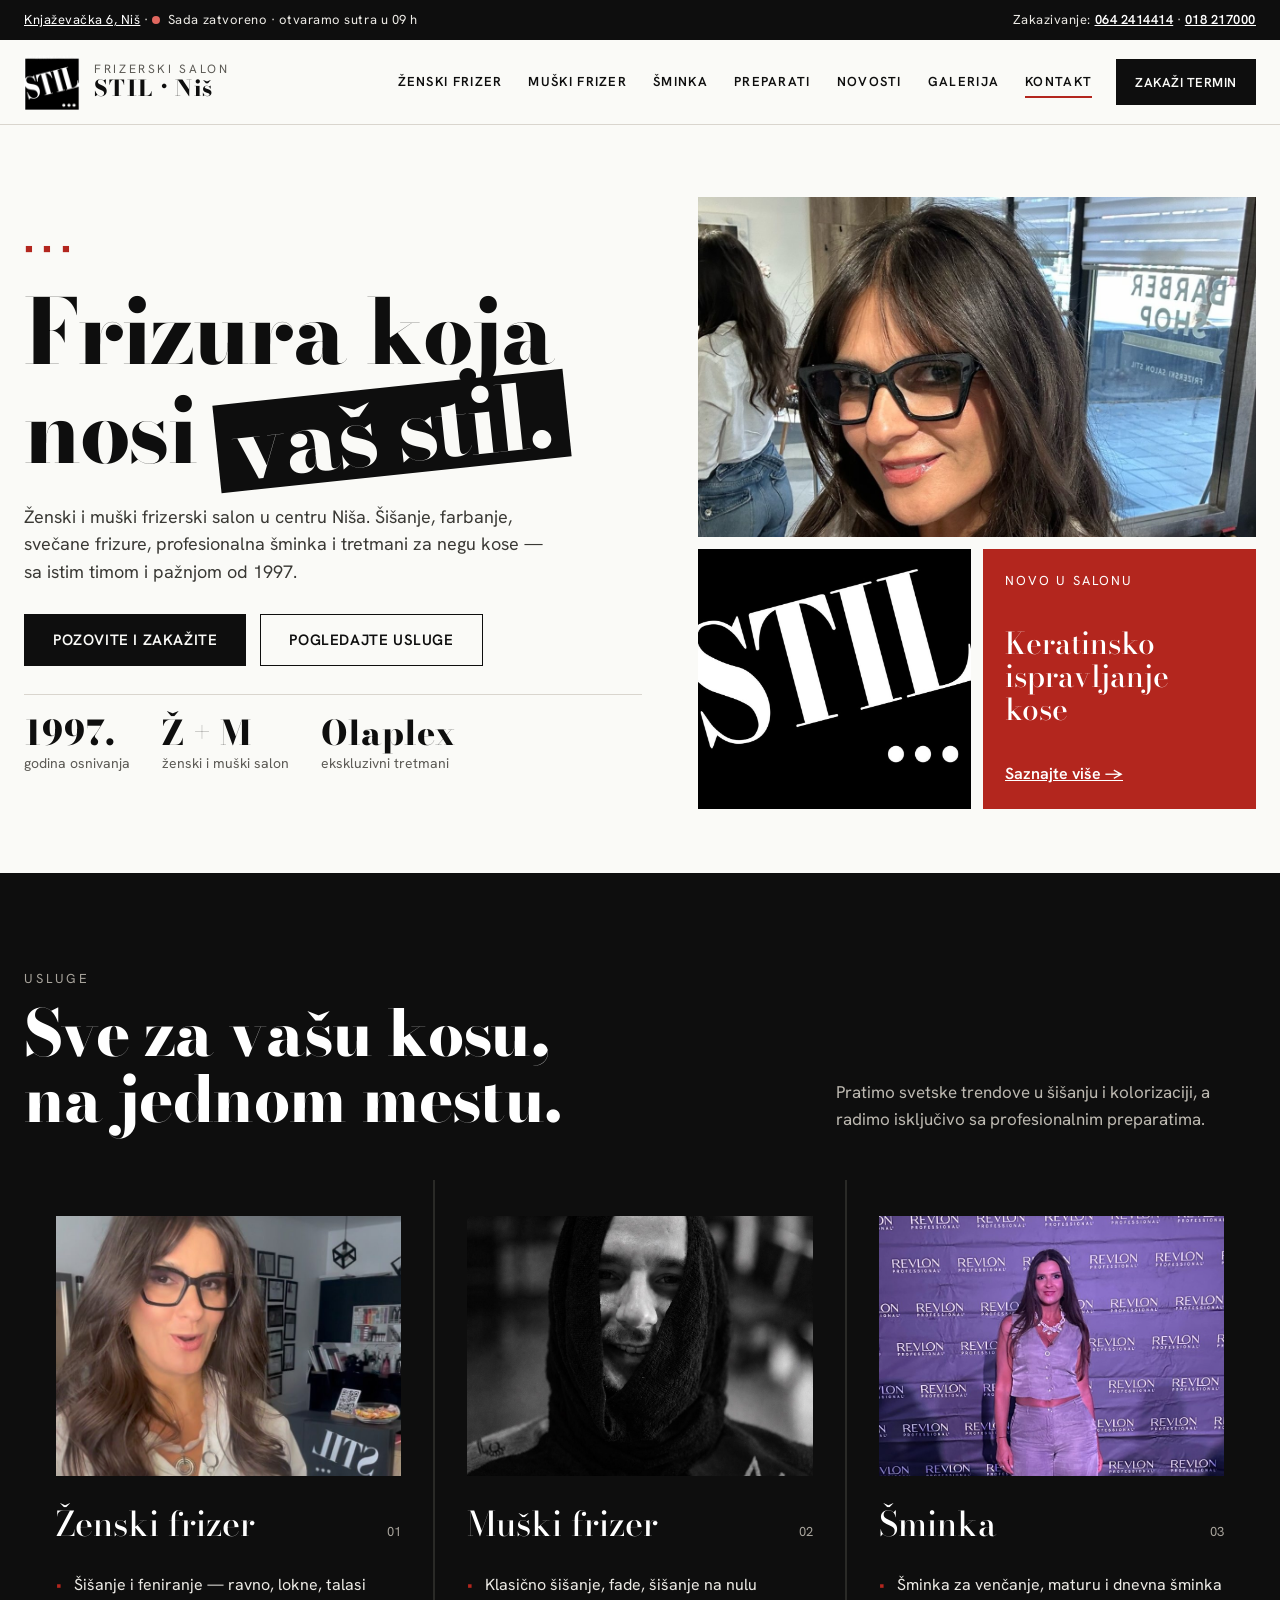
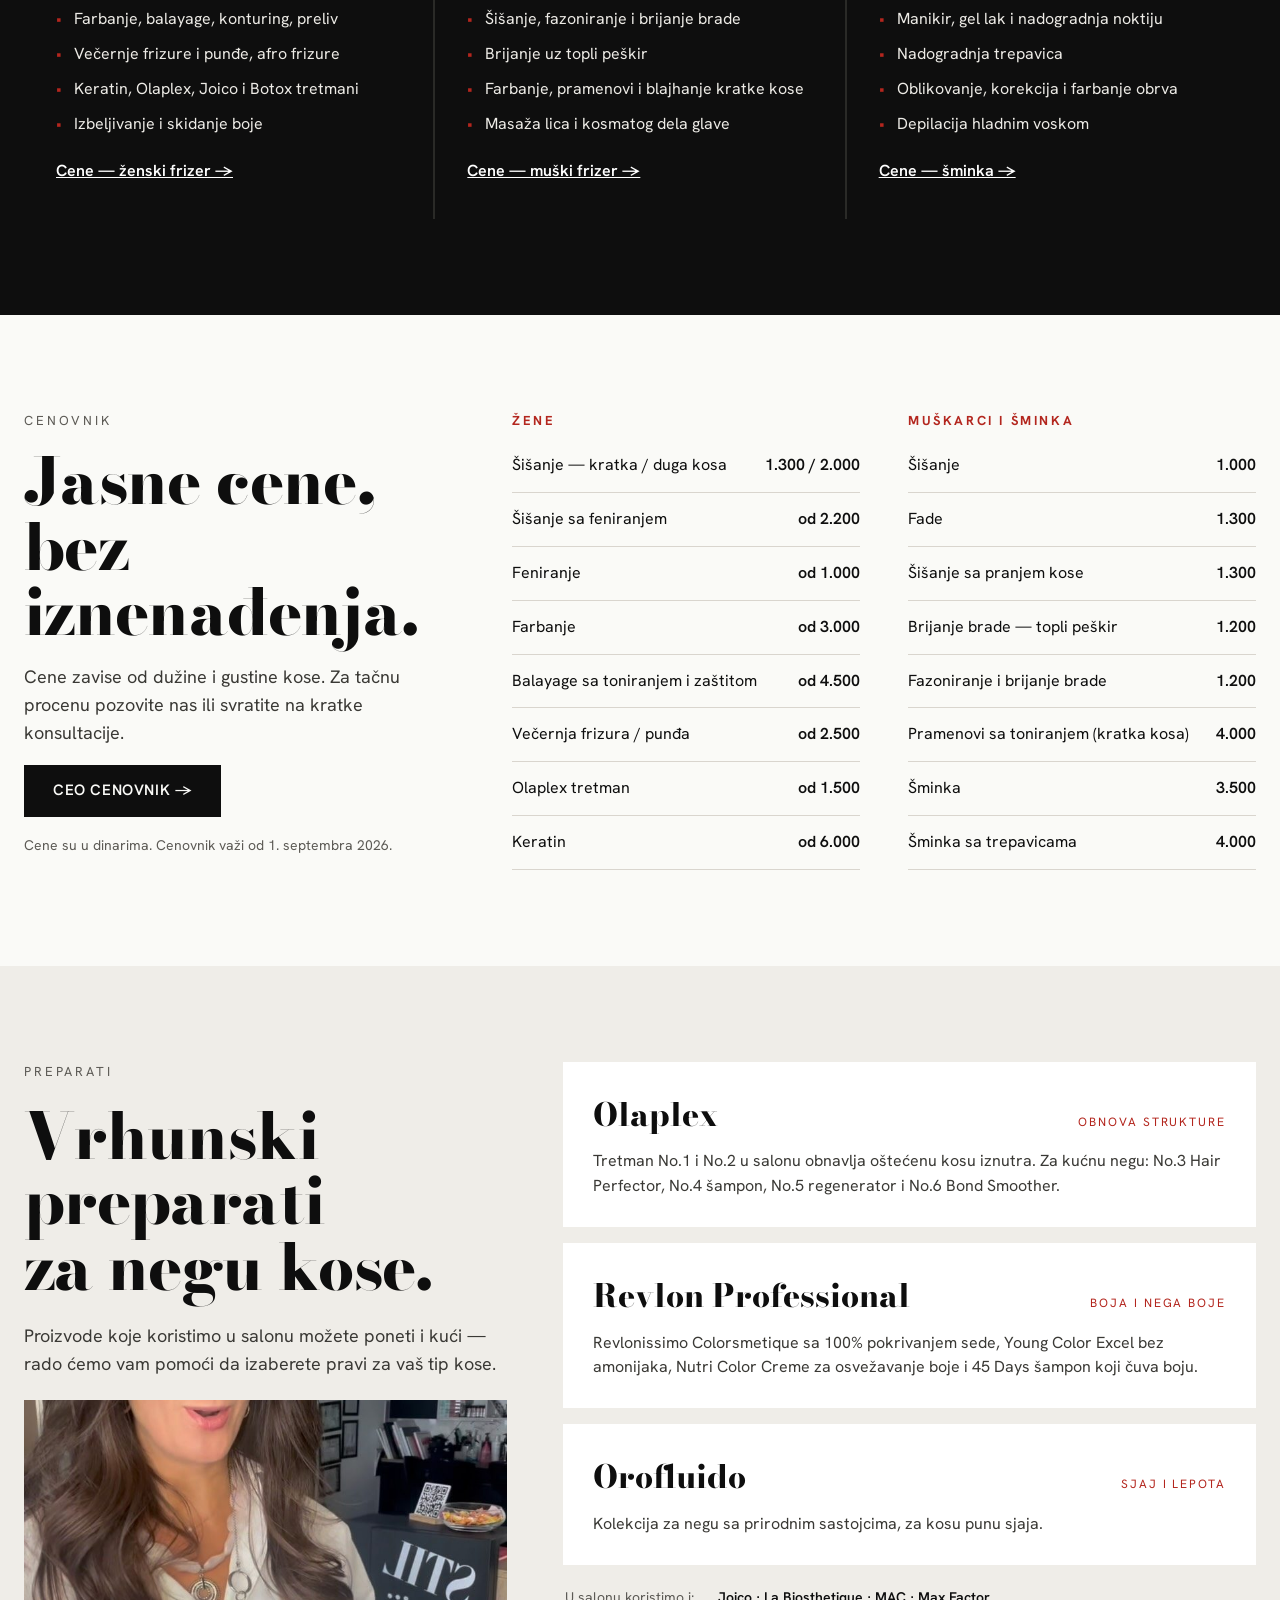
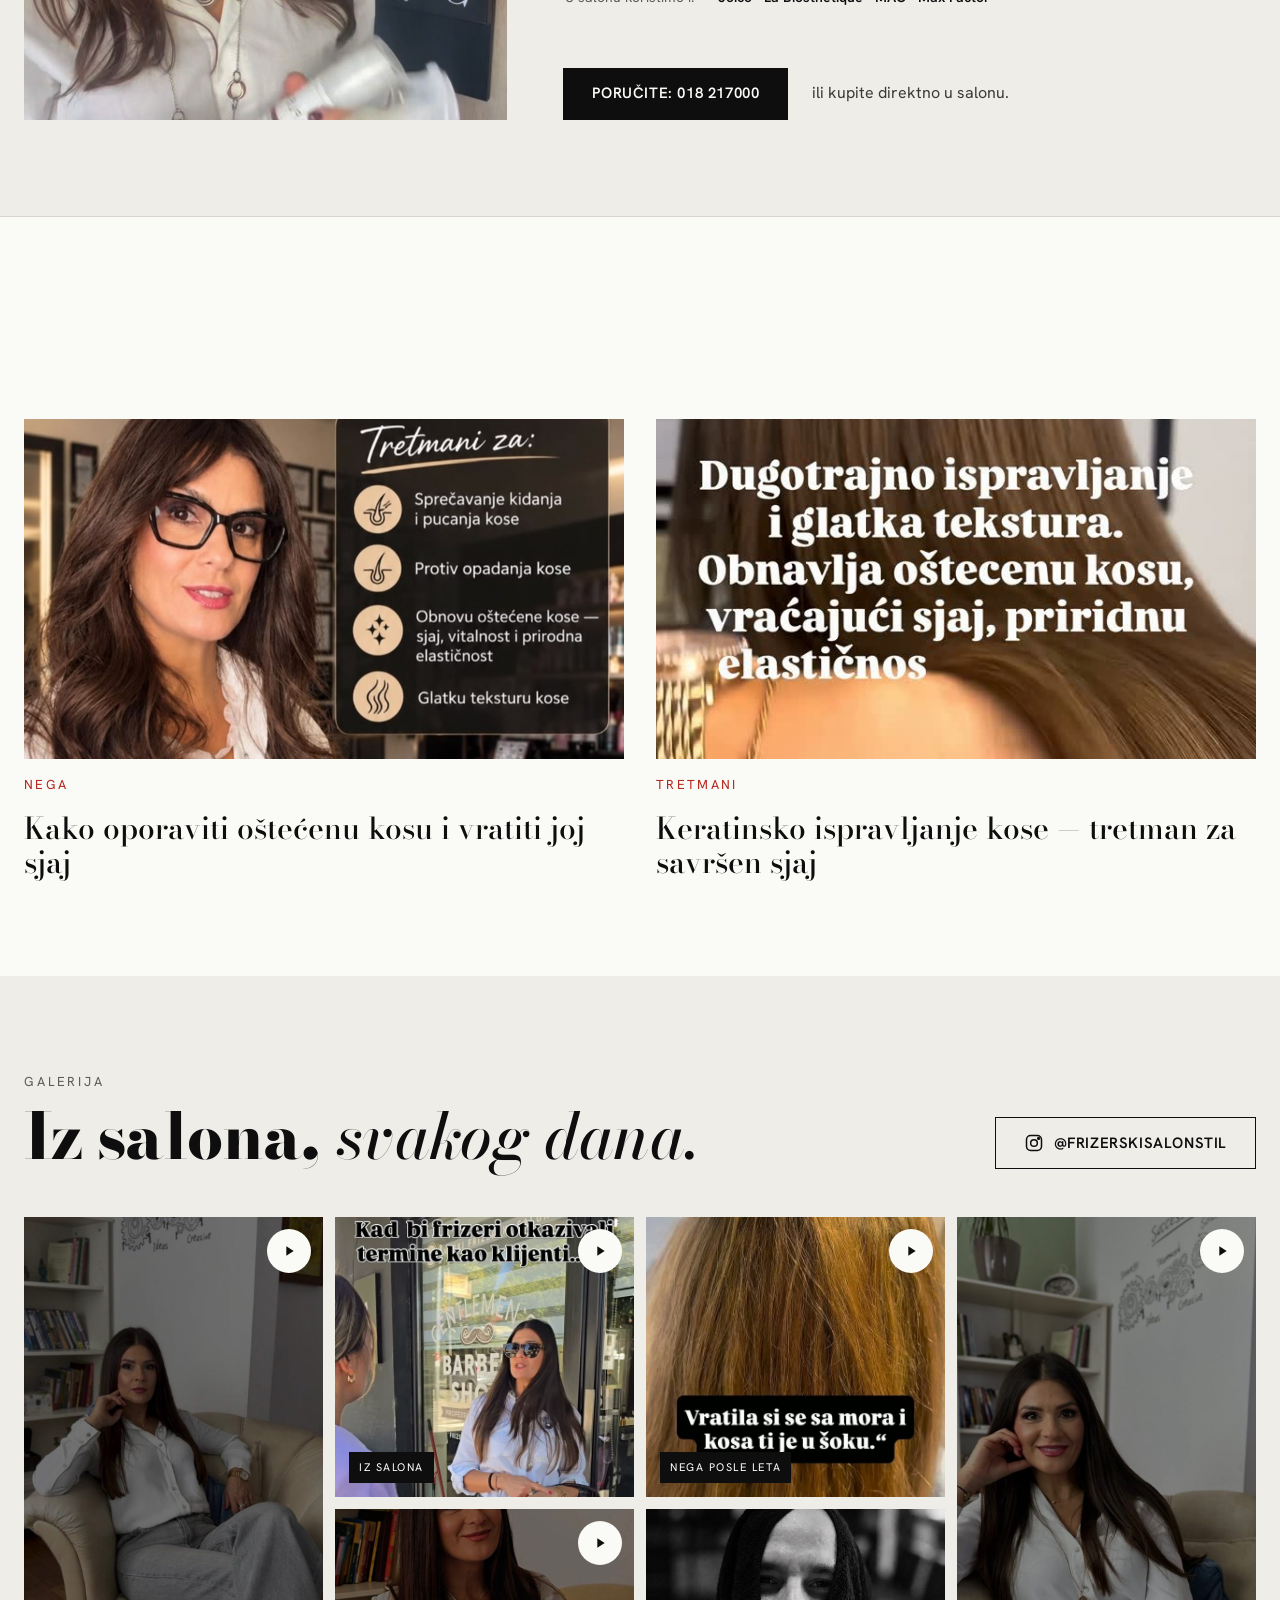
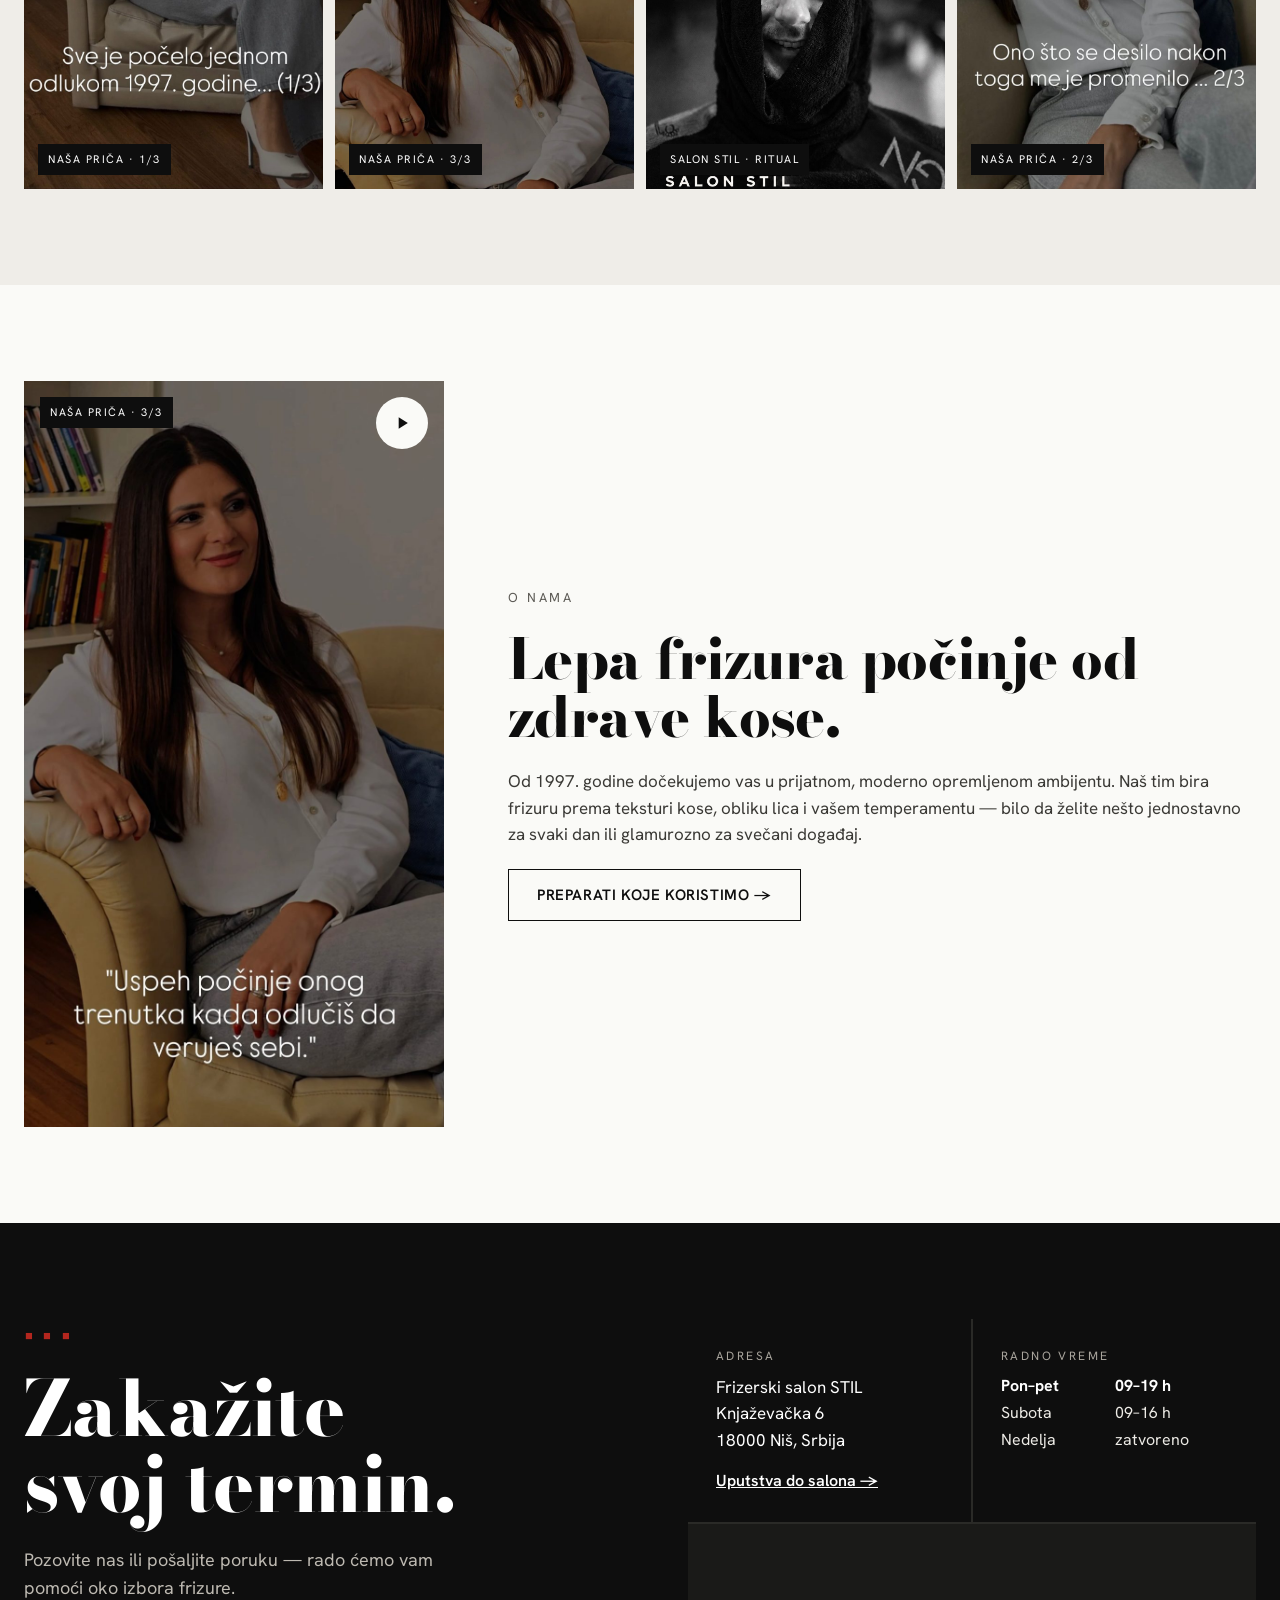
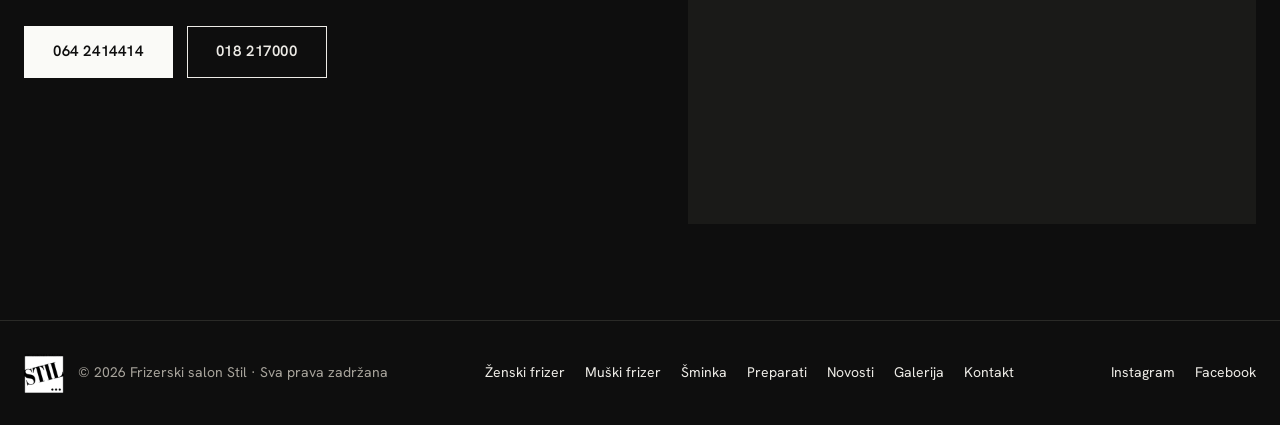
<file: index.html>
<!doctype html>
<html lang="sr-Latn">
<head>
  <meta charset="utf-8">
  <meta name="viewport" content="width=device-width, initial-scale=1">
  <title>Frizerski salon STIL Niš — ženski i muški frizer od 1997.</title>
  <meta name="description" content="Ženski i muški frizerski salon u centru Niša. Šišanje, farbanje, balayage, keratin, Olaplex tretmani, svečane frizure i profesionalna šminka. Knjaževačka 6, Niš.">
  <meta property="og:title" content="Frizerski salon STIL — Niš">
  <meta property="og:description" content="Ženski i muški frizer, šminka i tretmani za negu kose od 1997.">
  <meta property="og:image" content="img/ig-09.jpg">
  <link rel="icon" href="img/logo.png">
  <link rel="preconnect" href="https://fonts.googleapis.com">
  <link rel="preconnect" href="https://fonts.gstatic.com" crossorigin>
  <link rel="stylesheet" href="https://fonts.googleapis.com/css2?family=Bodoni+Moda:ital,opsz,wght@0,6..96,500;0,6..96,800;1,6..96,500&family=Hanken+Grotesk:wght@400;500;600;700&display=swap">
  <link rel="stylesheet" href="css/style.css">
  <script>document.documentElement.classList.add('js');</script>
</head>
<body>
<a class="skip-link" href="#sadrzaj">Preskoči na sadržaj</a>

<!-- Top bar -->
<div class="topbar">
  <div class="container topbar__inner">
    <span><a href="https://maps.app.goo.gl/jGWwqGNtnEn1a8tSA" target="_blank" rel="noopener">Knjaževačka 6, Niš</a> · <span class="open-status" data-open-status>Pon–pet 09–19 h · Sub 09–16 h</span></span>
    <span>Zakazivanje: <a href="tel:0642414414"><strong>064 2414414</strong></a> · <a href="tel:018217000"><strong>018 217000</strong></a></span>
  </div>
</div>

<!-- Header -->
<header class="site-header" data-header>
  <div class="container site-header__inner">
    <a class="brand" href="index.html" aria-label="Frizerski salon STIL — početna">
      <img src="img/logo.png" alt="" width="56" height="56">
      <span class="brand__text">
        <span class="brand__small">Frizerski salon</span>
        <span class="brand__name">STIL · Niš</span>
      </span>
    </a>
    <nav class="nav" aria-label="Glavni meni">
      <a class="nav__link" href="#zenski-frizer">Ženski frizer</a>
      <a class="nav__link" href="#muski-frizer">Muški frizer</a>
      <a class="nav__link" href="#sminka">Šminka</a>
      <a class="nav__link" href="#preparati">Preparati</a>
      <a class="nav__link" href="#novosti">Novosti</a>
      <a class="nav__link" href="#galerija">Galerija</a>
      <a class="nav__link" href="#kontakt">Kontakt</a>
      <a class="btn btn--dark btn--sm" href="tel:0642414414">Zakaži termin</a>
    </nav>
    <button class="nav-toggle" type="button" aria-expanded="false" aria-controls="mobilni-meni" data-nav-toggle>
      <svg width="18" height="18" viewBox="0 0 24 24" fill="none" stroke="currentColor" stroke-width="2" aria-hidden="true"><path d="M4 7h16M4 12h16M4 17h16"/></svg>
      <span data-nav-toggle-label>Meni</span>
    </button>
  </div>
  <nav class="mobile-nav" id="mobilni-meni" aria-label="Glavni meni (mobilni)" data-mobile-nav>
    <div class="container">
      <a href="#zenski-frizer">Ženski frizer</a>
      <a href="#muski-frizer">Muški frizer</a>
      <a href="#sminka">Šminka</a>
      <a href="#preparati">Preparati</a>
      <a href="#novosti">Novosti</a>
      <a href="#galerija">Galerija</a>
      <a href="#kontakt">Kontakt</a>
      <a href="tel:0642414414">Zakaži termin · 064 2414414</a>
    </div>
  </nav>
</header>

<main id="sadrzaj">

  <!-- Hero -->
  <section class="container hero" id="vrh">
    <div class="hero__copy">
      <span class="dots" aria-hidden="true">•••</span>
      <h1 class="display display--xl">Frizura koja nosi <span class="tilt">vaš stil.</span></h1>
      <p class="lead">Ženski i muški frizerski salon u centru Niša. Šišanje, farbanje, svečane frizure, profesionalna šminka i tretmani za negu kose — sa istim timom i pažnjom od 1997.</p>
      <div class="hero__actions">
        <a class="btn btn--dark" href="tel:0642414414">Pozovite i zakažite</a>
        <a class="btn btn--line" href="#zenski-frizer">Pogledajte usluge</a>
      </div>
      <div class="stats">
        <div class="stat"><span class="stat__value">1997.</span><span class="stat__label">godina osnivanja</span></div>
        <div class="stat"><span class="stat__value">Ž + M</span><span class="stat__label">ženski i muški salon</span></div>
        <div class="stat"><span class="stat__value">Olaplex</span><span class="stat__label">ekskluzivni tretmani</span></div>
      </div>
    </div>
    <div class="hero__media">
      <div class="media hero__main">
        <img src="img/ig-09.jpg" alt="Frizerka salona Stil sa talasastom kosom u salonu" style="object-position: 50% 32%" fetchpriority="high">
      </div>
      <div class="media">
        <img src="img/ig-12.jpg" alt="" style="object-position: 50% 70%">
      </div>
      <div class="promo">
        <span class="promo__tag">Novo u salonu</span>
        <span class="promo__title">Keratinsko ispravljanje kose</span>
        <a href="#novosti">Saznajte više →</a>
      </div>
    </div>
  </section>

  <!-- Usluge -->
  <section class="section section--dark" id="usluge">
    <div class="container">
      <div class="section-head reveal">
        <div class="section-head__title">
          <span class="eyebrow">Usluge</span>
          <h2 class="display display--lg">Sve za vašu kosu,<br>na jednom mestu.</h2>
        </div>
        <p>Pratimo svetske trendove u šišanju i kolorizaciji, a radimo isključivo sa profesionalnim preparatima.</p>
      </div>
      <div class="services">
        <article class="service reveal" id="zenski-frizer">
          <div class="media media--zoom"><img src="img/ig-07.jpg" alt="Olaplex tretman u salonu Stil" style="object-position: 50% 28%" loading="lazy"></div>
          <div class="service__head"><h3 class="service__title">Ženski frizer</h3><span class="service__num">01</span></div>
          <ul>
            <li>Šišanje i feniranje — ravno, lokne, talasi</li>
            <li>Farbanje, balayage, konturing, preliv</li>
            <li>Večernje frizure i punđe, afro frizure</li>
            <li>Keratin, Olaplex, Joico i Botox tretmani</li>
            <li>Izbeljivanje i skidanje boje</li>
          </ul>
          <a class="link-arrow" href="cenovnik.html#zene">Cene — ženski frizer →</a>
        </article>
        <article class="service reveal" id="muski-frizer">
          <div class="media media--zoom"><img src="img/ig-10.jpg" alt="Salon Stil — muški ritual" style="object-position: 50% 35%" loading="lazy"></div>
          <div class="service__head"><h3 class="service__title">Muški frizer</h3><span class="service__num">02</span></div>
          <ul>
            <li>Klasično šišanje, fade, šišanje na nulu</li>
            <li>Šišanje, fazoniranje i brijanje brade</li>
            <li>Brijanje uz topli peškir</li>
            <li>Farbanje, pramenovi i blajhanje kratke kose</li>
            <li>Masaža lica i kosmatog dela glave</li>
          </ul>
          <a class="link-arrow" href="cenovnik.html#muskarci">Cene — muški frizer →</a>
        </article>
        <article class="service reveal" id="sminka">
          <div class="media media--zoom"><img src="img/ig-11.jpg" alt="Frizura i stil za svečani događaj" style="object-position: 50% 40%" loading="lazy"></div>
          <div class="service__head"><h3 class="service__title">Šminka</h3><span class="service__num">03</span></div>
          <ul>
            <li>Šminka za venčanje, maturu i dnevna šminka</li>
            <li>Manikir, gel lak i nadogradnja noktiju</li>
            <li>Nadogradnja trepavica</li>
            <li>Oblikovanje, korekcija i farbanje obrva</li>
            <li>Depilacija hladnim voskom</li>
          </ul>
          <a class="link-arrow" href="cenovnik.html#sminka">Cene — šminka →</a>
        </article>
      </div>
    </div>
  </section>

  <!-- Cenovnik -->
  <section class="section" id="cenovnik">
    <div class="container prices">
      <div class="prices__intro reveal">
        <span class="eyebrow">Cenovnik</span>
        <h2 class="display display--lg">Jasne cene,<br>bez iznenađenja.</h2>
        <p class="lead">Cene zavise od dužine i gustine kose. Za tačnu procenu pozovite nas ili svratite na kratke konsultacije.</p>
        <a class="btn btn--dark" href="cenovnik.html">Ceo cenovnik →</a>
        <p class="note">Cene su u dinarima. Cenovnik važi od 1. septembra 2026.</p>
      </div>
      <div class="prices__lists reveal">
        <div>
          <h3 class="list-title">Žene</h3>
          <div class="price-row"><span>Šišanje — kratka / duga kosa</span><span class="price-row__value">1.300 / 2.000</span></div>
          <div class="price-row"><span>Šišanje sa feniranjem</span><span class="price-row__value">od 2.200</span></div>
          <div class="price-row"><span>Feniranje</span><span class="price-row__value">od 1.000</span></div>
          <div class="price-row"><span>Farbanje</span><span class="price-row__value">od 3.000</span></div>
          <div class="price-row"><span>Balayage sa toniranjem i zaštitom</span><span class="price-row__value">od 4.500</span></div>
          <div class="price-row"><span>Večernja frizura / punđa</span><span class="price-row__value">od 2.500</span></div>
          <div class="price-row"><span>Olaplex tretman</span><span class="price-row__value">od 1.500</span></div>
          <div class="price-row"><span>Keratin</span><span class="price-row__value">od 6.000</span></div>
        </div>
        <div>
          <h3 class="list-title">Muškarci i šminka</h3>
          <div class="price-row"><span>Šišanje</span><span class="price-row__value">1.000</span></div>
          <div class="price-row"><span>Fade</span><span class="price-row__value">1.300</span></div>
          <div class="price-row"><span>Šišanje sa pranjem kose</span><span class="price-row__value">1.300</span></div>
          <div class="price-row"><span>Brijanje brade — topli peškir</span><span class="price-row__value">1.200</span></div>
          <div class="price-row"><span>Fazoniranje i brijanje brade</span><span class="price-row__value">1.200</span></div>
          <div class="price-row"><span>Pramenovi sa toniranjem (kratka kosa)</span><span class="price-row__value">4.000</span></div>
          <div class="price-row"><span>Šminka</span><span class="price-row__value">3.500</span></div>
          <div class="price-row"><span>Šminka sa trepavicama</span><span class="price-row__value">4.000</span></div>
        </div>
      </div>
    </div>
  </section>

  <!-- Preparati -->
  <section class="section section--sand" id="preparati">
    <div class="container products">
      <div class="products__intro reveal">
        <span class="eyebrow">Preparati</span>
        <h2 class="display display--lg">Vrhunski preparati<br>za negu kose.</h2>
        <p class="lead">Proizvode koje koristimo u salonu možete poneti i kući — rado ćemo vam pomoći da izaberete pravi za vaš tip kose.</p>
        <div class="media"><img src="img/ig-07.jpg" alt="Olaplex preparati u salonu Stil" style="object-position: 50% 55%" loading="lazy"></div>
      </div>
      <div class="products__list">
        <article class="product reveal">
          <div class="product__head"><h3 class="product__name">Olaplex</h3><span class="product__tag">Obnova strukture</span></div>
          <p>Tretman No.1 i No.2 u salonu obnavlja oštećenu kosu iznutra. Za kućnu negu: No.3 Hair Perfector, No.4 šampon, No.5 regenerator i No.6 Bond Smoother.</p>
        </article>
        <article class="product reveal">
          <div class="product__head"><h3 class="product__name">Revlon Professional</h3><span class="product__tag">Boja i nega boje</span></div>
          <p>Revlonissimo Colorsmetique sa 100% pokrivanjem sede, Young Color Excel bez amonijaka, Nutri Color Creme za osvežavanje boje i 45 Days šampon koji čuva boju.</p>
        </article>
        <article class="product reveal">
          <div class="product__head"><h3 class="product__name">Orofluido</h3><span class="product__tag">Sjaj i lepota</span></div>
          <p>Kolekcija za negu sa prirodnim sastojcima, za kosu punu sjaja.</p>
        </article>
        <div class="products__also"><span>U salonu koristimo i:</span><strong>Joico · La Biosthetique · MAC · Max Factor</strong></div>
        <div class="products__order">
          <a class="btn btn--dark" href="tel:018217000">Poručite: 018 217000</a>
          <span>ili kupite direktno u salonu.</span>
        </div>
      </div>
    </div>
  </section>

  <!-- Novosti -->
  <section class="section section--line" id="novosti">
    <div class="container">
      <div class="section-head reveal">
        <h2 class="display display--md">Novosti</h2>
        <a class="link-arrow" href="https://www.frizerskisalonstil.rs/novosti/">Sve novosti →</a>
      </div>
      <div class="news">
        <a class="news-card reveal" href="https://www.frizerskisalonstil.rs/kako-oporaviti-kosu/">
          <div class="media"><img src="img/ig-05.jpg" alt="Tretmani za zdravu i negovanu kosu u salonu Stil" style="object-position: 50% 30%" loading="lazy"></div>
          <span class="news-card__tag">Nega</span>
          <span class="news-card__title">Kako oporaviti oštećenu kosu i vratiti joj sjaj</span>
        </a>
        <a class="news-card reveal" href="https://www.frizerskisalonstil.rs/keratinsko-ispravljanje-kose/">
          <div class="media"><img src="img/ig-06.jpg" alt="Duga ravna kosa posle keratinskog tretmana" style="object-position: 50% 40%" loading="lazy"></div>
          <span class="news-card__tag">Tretmani</span>
          <span class="news-card__title">Keratinsko ispravljanje kose — tretman za savršen sjaj</span>
        </a>
      </div>
    </div>
  </section>

  <!-- Galerija -->
  <section class="section section--sand" id="galerija">
    <div class="container">
      <div class="section-head reveal">
        <div class="section-head__title">
          <span class="eyebrow">Galerija</span>
          <h2 class="display display--lg">Iz salona, <em>svakog dana.</em></h2>
        </div>
        <a class="btn btn--line" href="https://www.instagram.com/frizerskisalonstil/" target="_blank" rel="noopener">
          <svg width="20" height="20" viewBox="0 0 24 24" fill="none" stroke="currentColor" stroke-width="1.8" aria-hidden="true"><rect x="3" y="3" width="18" height="18" rx="5"/><circle cx="12" cy="12" r="4"/><circle cx="17.5" cy="6.5" r="1" fill="currentColor"/></svg>
          @frizerskisalonstil
        </a>
      </div>
      <div class="gallery">
        <a class="media gallery__item gallery__item--tall reveal" href="https://www.instagram.com/frizerskisalonstil/reel/DZGIrR-tlsx/" target="_blank" rel="noopener" aria-label="Instagram reel: Naša priča, deo 1">
          <img src="img/ig-03.jpg" alt="" style="object-position: 50% 62%" loading="lazy">
          <span class="play" aria-hidden="true"><svg width="16" height="16" viewBox="0 0 24 24"><path d="M8 5v14l11-7z" fill="currentColor"/></svg></span>
          <span class="chip">Naša priča · 1/3</span>
        </a>
        <a class="media gallery__item reveal" href="https://www.instagram.com/frizerskisalonstil/reel/DeY2xXFNzHY/" target="_blank" rel="noopener" aria-label="Instagram reel: Iz salona">
          <img src="img/ig-04.jpg" alt="" style="object-position: 50% 20%" loading="lazy">
          <span class="play" aria-hidden="true"><svg width="16" height="16" viewBox="0 0 24 24"><path d="M8 5v14l11-7z" fill="currentColor"/></svg></span>
          <span class="chip">Iz salona</span>
        </a>
        <a class="media gallery__item reveal" href="https://www.instagram.com/frizerskisalonstil/reel/Dd0128zNdTq/" target="_blank" rel="noopener" aria-label="Instagram reel: Nega posle leta">
          <img src="img/ig-08.jpg" alt="" style="object-position: 50% 78%" loading="lazy">
          <span class="play" aria-hidden="true"><svg width="16" height="16" viewBox="0 0 24 24"><path d="M8 5v14l11-7z" fill="currentColor"/></svg></span>
          <span class="chip">Nega posle leta</span>
        </a>
        <a class="media gallery__item gallery__item--tall reveal" href="https://www.instagram.com/frizerskisalonstil/reel/DZKBAKVNdg6/" target="_blank" rel="noopener" aria-label="Instagram reel: Naša priča, deo 2">
          <img src="img/ig-02.jpg" alt="" style="object-position: 50% 62%" loading="lazy">
          <span class="play" aria-hidden="true"><svg width="16" height="16" viewBox="0 0 24 24"><path d="M8 5v14l11-7z" fill="currentColor"/></svg></span>
          <span class="chip">Naša priča · 2/3</span>
        </a>
        <a class="media gallery__item reveal" href="https://www.instagram.com/frizerskisalonstil/reel/DZW9o88N6Ru/" target="_blank" rel="noopener" aria-label="Instagram reel: Naša priča, deo 3">
          <img src="img/ig-01.jpg" alt="" style="object-position: 50% 40%" loading="lazy">
          <span class="play" aria-hidden="true"><svg width="16" height="16" viewBox="0 0 24 24"><path d="M8 5v14l11-7z" fill="currentColor"/></svg></span>
          <span class="chip">Naša priča · 3/3</span>
        </a>
        <a class="media gallery__item reveal" href="https://www.instagram.com/frizerskisalonstil/p/Ddo8krXDZEW/" target="_blank" rel="noopener" aria-label="Instagram objava: Salon Stil ritual">
          <img src="img/ig-10.jpg" alt="" style="object-position: 50% 35%" loading="lazy">
          <span class="chip">Salon Stil · Ritual</span>
        </a>
      </div>
    </div>
  </section>

  <!-- O nama -->
  <section class="section" id="o-nama">
    <div class="container about">
      <a class="media about__media reveal" href="https://www.instagram.com/frizerskisalonstil/reel/DZW9o88N6Ru/" target="_blank" rel="noopener" aria-label="Pogledajte video na Instagramu: Naša priča">
        <img src="img/ig-01.jpg" alt="Vlasnica salona Stil" loading="lazy">
        <span class="chip">Naša priča · 3/3</span>
        <span class="play" aria-hidden="true"><svg width="20" height="20" viewBox="0 0 24 24"><path d="M8 5v14l11-7z" fill="currentColor"/></svg></span>
      </a>
      <div class="about__copy reveal">
        <span class="eyebrow">O nama</span>
        <h2 class="display display--md">Lepa frizura počinje od zdrave kose.</h2>
        <p>Od 1997. godine dočekujemo vas u prijatnom, moderno opremljenom ambijentu. Naš tim bira frizuru prema teksturi kose, obliku lica i vašem temperamentu — bilo da želite nešto jednostavno za svaki dan ili glamurozno za svečani događaj.</p>
        <a class="btn btn--line" href="#preparati">Preparati koje koristimo →</a>
      </div>
    </div>
  </section>

  <!-- Kontakt -->
  <section class="section section--dark" id="kontakt">
    <div class="container contact">
      <div class="contact__copy reveal">
        <span class="dots" aria-hidden="true">•••</span>
        <h2 class="display">Zakažite<br>svoj termin.</h2>
        <p>Pozovite nas ili pošaljite poruku — rado ćemo vam pomoći oko izbora frizure.</p>
        <div class="hero__actions">
          <a class="btn btn--light" href="tel:0642414414">064 2414414</a>
          <a class="btn btn--ghost-light" href="tel:018217000">018 217000</a>
        </div>
      </div>
      <div class="contact__info reveal">
        <div class="info-box">
          <span class="info-box__label">Adresa</span>
          <span class="info-box__value">Frizerski salon STIL<br>Knjaževačka 6<br>18000 Niš, Srbija</span>
          <a href="https://maps.app.goo.gl/jGWwqGNtnEn1a8tSA" target="_blank" rel="noopener">Uputstva do salona →</a>
        </div>
        <div class="info-box">
          <span class="info-box__label">Radno vreme</span>
          <div class="hours" data-hours>
            <span data-day="1-5">Pon–pet</span><span data-day="1-5">09–19 h</span>
            <span data-day="6">Subota</span><span data-day="6">09–16 h</span>
            <span data-day="0">Nedelja</span><span data-day="0">zatvoreno</span>
          </div>
        </div>
        <div class="map">
          <iframe title="Mapa: Frizerski salon STIL, Knjaževačka 6, Niš" src="https://www.google.com/maps?q=Frizerski%20salon%20STIL%2C%20Knja%C5%BEeva%C4%8Dka%206%2C%20Ni%C5%A1&amp;ll=43.3290887,21.9151086&amp;z=17&amp;output=embed" loading="lazy" referrerpolicy="no-referrer-when-downgrade"></iframe>
        </div>
      </div>
    </div>
  </section>

</main>

<footer class="site-footer">
  <div class="container site-footer__inner">
    <div class="site-footer__brand">
      <img src="img/logo.png" alt="" width="40" height="40">
      <span>© <span data-year>2026</span> Frizerski salon Stil · Sva prava zadržana</span>
    </div>
    <nav aria-label="Meni u podnožju">
      <a href="#zenski-frizer">Ženski frizer</a>
      <a href="#muski-frizer">Muški frizer</a>
      <a href="#sminka">Šminka</a>
      <a href="#preparati">Preparati</a>
      <a href="#novosti">Novosti</a>
      <a href="#galerija">Galerija</a>
      <a href="#kontakt">Kontakt</a>
    </nav>
    <div class="site-footer__social">
      <a href="https://www.instagram.com/frizerskisalonstil/" target="_blank" rel="noopener">Instagram</a>
      <a href="https://www.facebook.com/frizerskisalonstilnis/" target="_blank" rel="noopener">Facebook</a>
    </div>
  </div>
</footer>

<button class="to-top" type="button" aria-label="Nazad na vrh" data-to-top>
  <svg width="18" height="18" viewBox="0 0 24 24" fill="none" stroke="currentColor" stroke-width="2" aria-hidden="true"><path d="M12 19V5M5 12l7-7 7 7"/></svg>
</button>

<script src="js/main.js" defer></script>
</body>
</html>
</file>
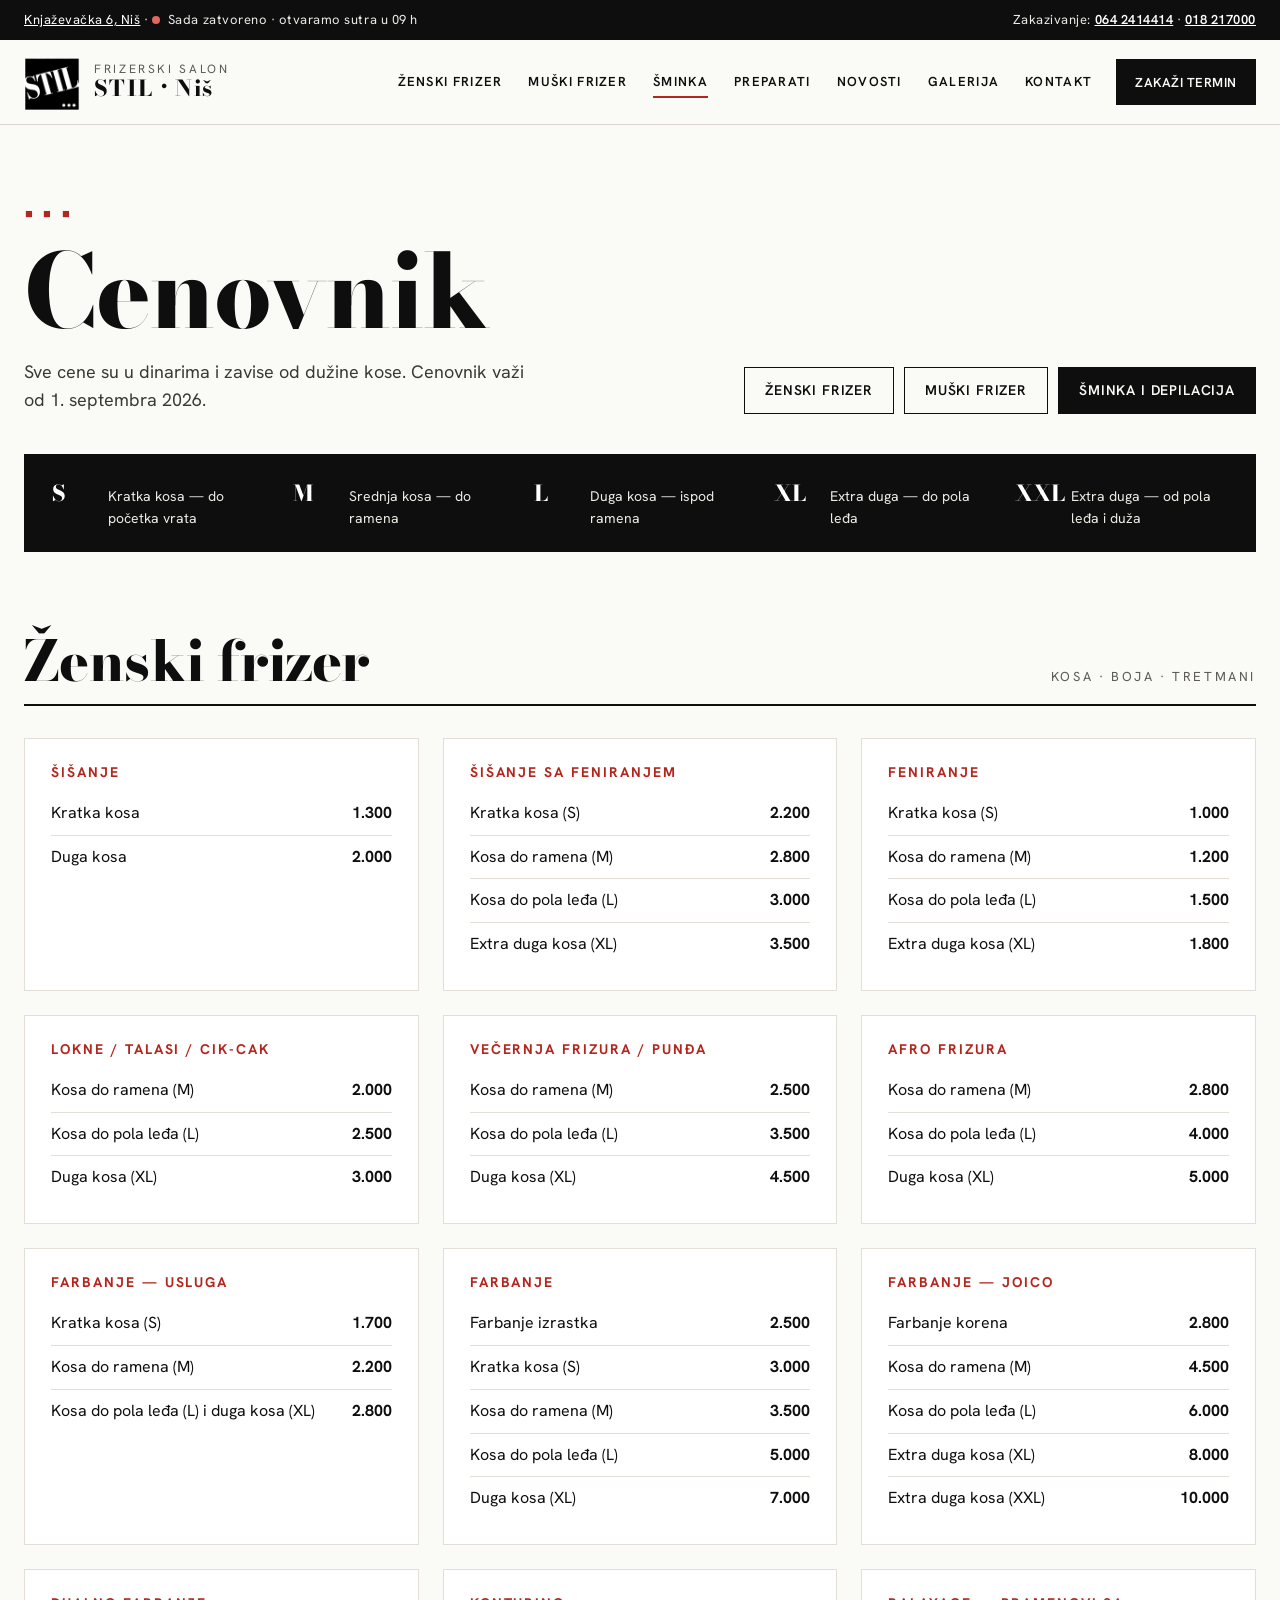
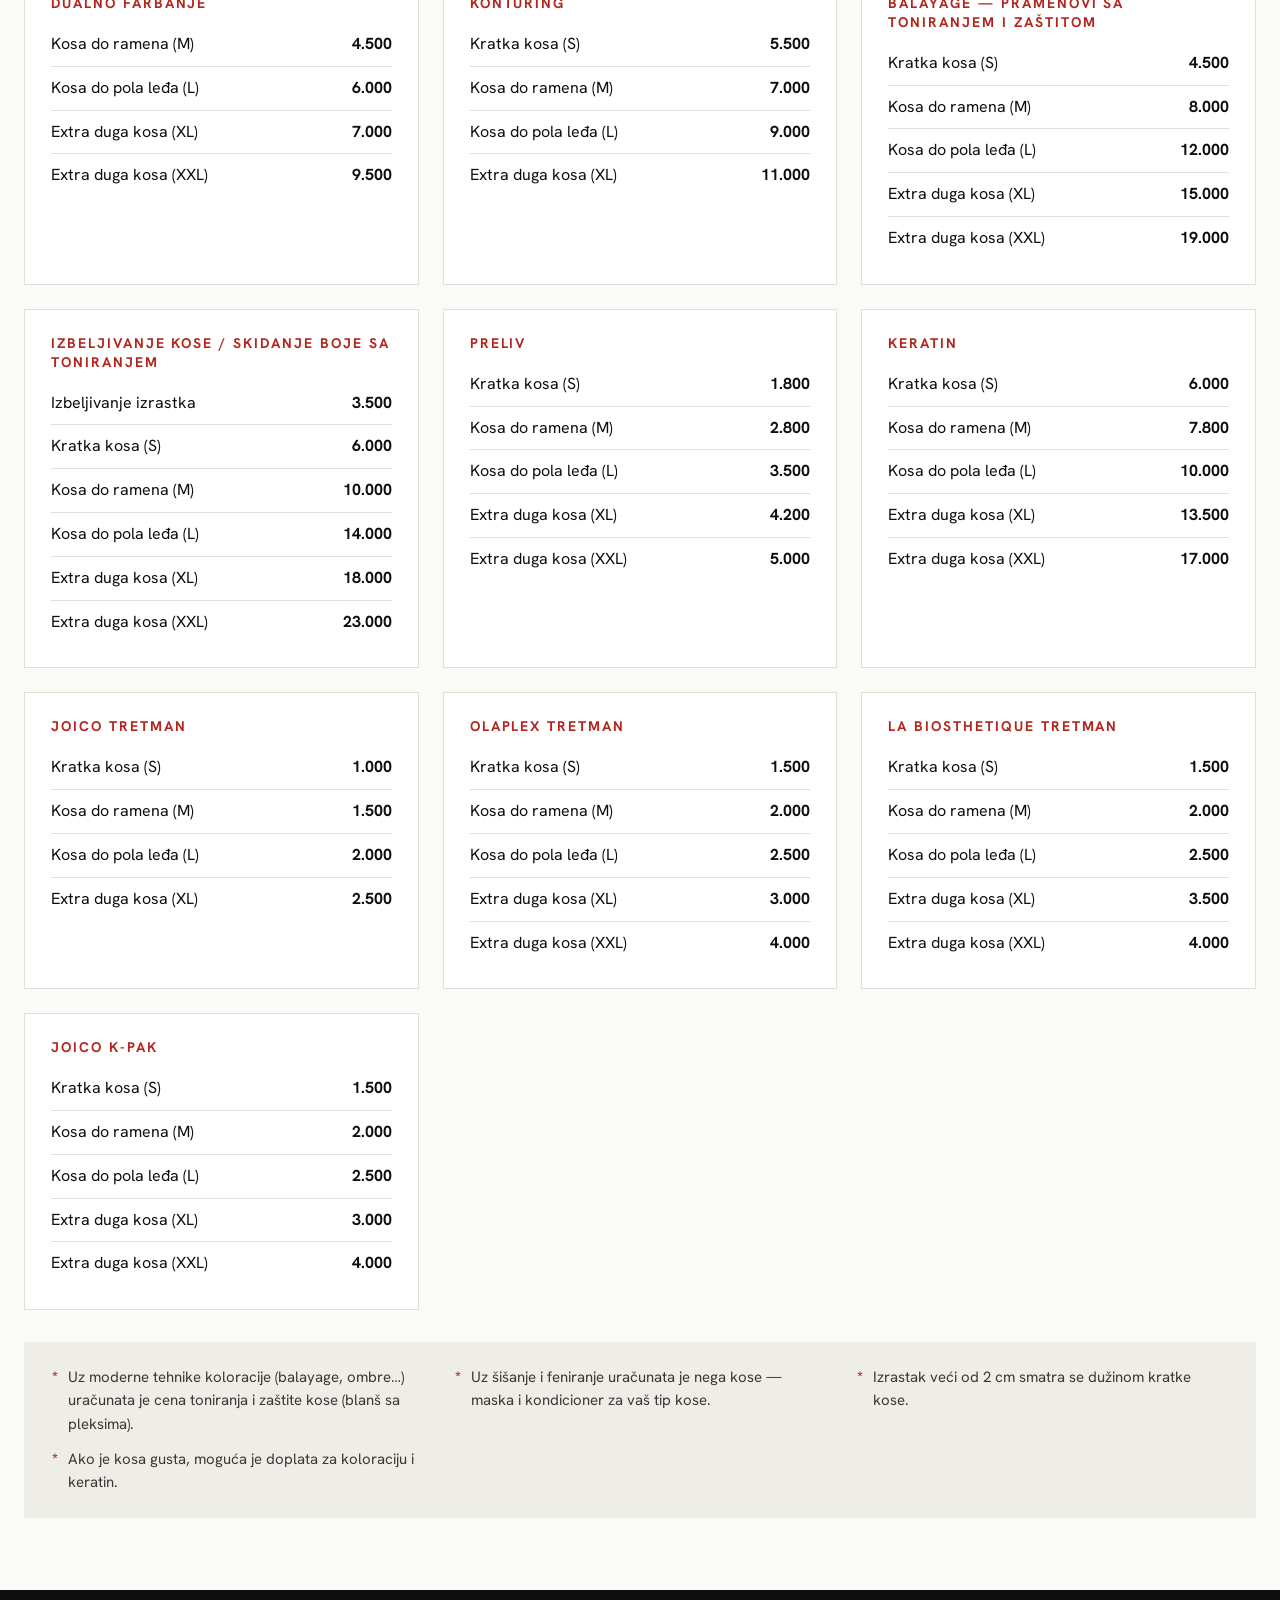
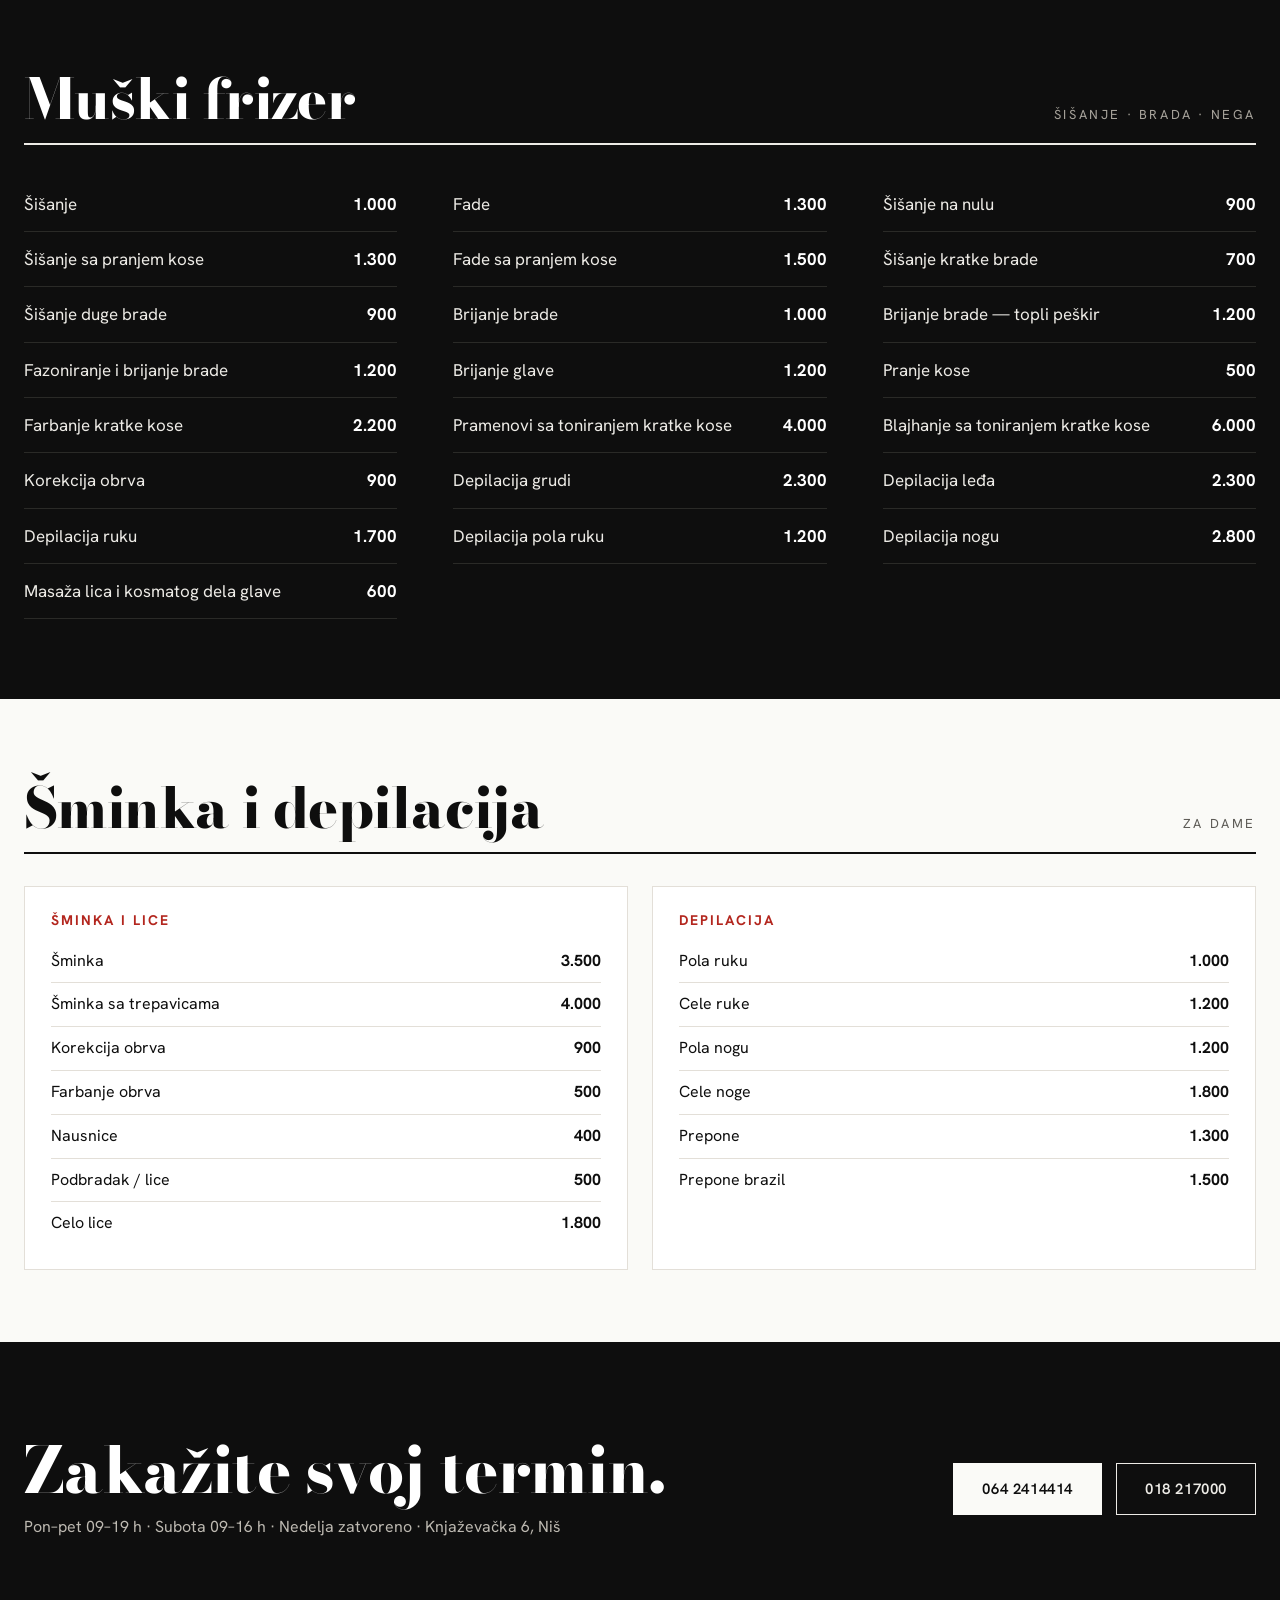
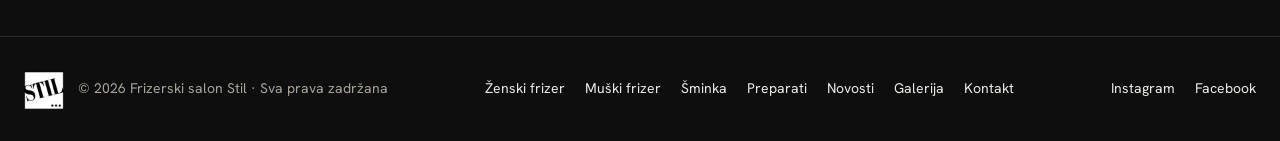
<file: cenovnik.html>
<!doctype html>
<html lang="sr-Latn">
<head>
  <meta charset="utf-8">
  <meta name="viewport" content="width=device-width, initial-scale=1">
  <title>Cenovnik — Frizerski salon STIL Niš</title>
  <meta name="description" content="Kompletan cenovnik frizerskog salona STIL u Nišu: žensko i muško šišanje, farbanje, balayage, keratin, Olaplex, šminka i depilacija. Važi od 1. septembra 2026.">
  <meta property="og:title" content="Frizerski salon STIL — Niš">
  <meta property="og:description" content="Ženski i muški frizer, šminka i tretmani za negu kose od 1997.">
  <meta property="og:image" content="img/ig-09.jpg">
  <link rel="icon" href="img/logo.png">
  <link rel="preconnect" href="https://fonts.googleapis.com">
  <link rel="preconnect" href="https://fonts.gstatic.com" crossorigin>
  <link rel="stylesheet" href="https://fonts.googleapis.com/css2?family=Bodoni+Moda:ital,opsz,wght@0,6..96,500;0,6..96,800;1,6..96,500&family=Hanken+Grotesk:wght@400;500;600;700&display=swap">
  <link rel="stylesheet" href="css/style.css">
  <script>document.documentElement.classList.add('js');</script>
</head>
<body>
<a class="skip-link" href="#sadrzaj">Preskoči na sadržaj</a>

<!-- Top bar -->
<div class="topbar">
  <div class="container topbar__inner">
    <span><a href="https://maps.app.goo.gl/jGWwqGNtnEn1a8tSA" target="_blank" rel="noopener">Knjaževačka 6, Niš</a> · <span class="open-status" data-open-status>Pon–pet 09–19 h · Sub 09–16 h</span></span>
    <span>Zakazivanje: <a href="tel:0642414414"><strong>064 2414414</strong></a> · <a href="tel:018217000"><strong>018 217000</strong></a></span>
  </div>
</div>

<!-- Header -->
<header class="site-header" data-header>
  <div class="container site-header__inner">
    <a class="brand" href="index.html" aria-label="Frizerski salon STIL — početna">
      <img src="img/logo.png" alt="" width="56" height="56">
      <span class="brand__text">
        <span class="brand__small">Frizerski salon</span>
        <span class="brand__name">STIL · Niš</span>
      </span>
    </a>
    <nav class="nav" aria-label="Glavni meni">
      <a class="nav__link" href="#zene">Ženski frizer</a>
      <a class="nav__link" href="#muskarci">Muški frizer</a>
      <a class="nav__link" href="#sminka">Šminka</a>
      <a class="nav__link" href="index.html#preparati">Preparati</a>
      <a class="nav__link" href="index.html#novosti">Novosti</a>
      <a class="nav__link" href="index.html#galerija">Galerija</a>
      <a class="nav__link" href="index.html#kontakt">Kontakt</a>
      <a class="btn btn--dark btn--sm" href="tel:0642414414">Zakaži termin</a>
    </nav>
    <button class="nav-toggle" type="button" aria-expanded="false" aria-controls="mobilni-meni" data-nav-toggle>
      <svg width="18" height="18" viewBox="0 0 24 24" fill="none" stroke="currentColor" stroke-width="2" aria-hidden="true"><path d="M4 7h16M4 12h16M4 17h16"/></svg>
      <span data-nav-toggle-label>Meni</span>
    </button>
  </div>
  <nav class="mobile-nav" id="mobilni-meni" aria-label="Glavni meni (mobilni)" data-mobile-nav>
    <div class="container">
      <a href="index.html">Početna</a>
      <a href="#zene">Ženski frizer</a>
      <a href="#muskarci">Muški frizer</a>
      <a href="#sminka">Šminka</a>
      <a href="index.html#preparati">Preparati</a>
      <a href="index.html#novosti">Novosti</a>
      <a href="index.html#galerija">Galerija</a>
      <a href="index.html#kontakt">Kontakt</a>
      <a href="tel:0642414414">Zakaži termin · 064 2414414</a>
    </div>
  </nav>
</header>

<main id="sadrzaj">

  <section class="container page-title">
    <div class="page-title__copy">
      <span class="dots" aria-hidden="true">•••</span>
      <h1 class="display">Cenovnik</h1>
      <p class="lead">Sve cene su u dinarima i zavise od dužine kose. Cenovnik važi od 1. septembra 2026.</p>
    </div>
    <nav class="pills" aria-label="Delovi cenovnika">
      <a class="pill" href="#zene">Ženski frizer</a>
      <a class="pill" href="#muskarci">Muški frizer</a>
      <a class="pill" href="#sminka">Šminka i depilacija</a>
    </nav>
  </section>

  <div class="container">
    <div class="legend" aria-label="Dužine kose">
      <div><b>S</b><span>Kratka kosa — do početka vrata</span></div>
      <div><b>M</b><span>Srednja kosa — do ramena</span></div>
      <div><b>L</b><span>Duga kosa — ispod ramena</span></div>
      <div><b>XL</b><span>Extra duga — do pola leđa</span></div>
      <div><b>XXL</b><span>Extra duga — od pola leđa i duža</span></div>
    </div>
  </div>

  <section class="price-section" id="zene">
    <div class="container">
      <div class="price-section__head">
        <h2 class="display display--md">Ženski frizer</h2>
        <span>Kosa · boja · tretmani</span>
      </div>
      <div class="price-grid">
        <article class="price-card reveal">
          <h3>Šišanje</h3>
          <div>
            <div class="prow"><span>Kratka kosa</span><b>1.300 <span class="visually-hidden">dinara</span></b></div>
            <div class="prow"><span>Duga kosa</span><b>2.000 <span class="visually-hidden">dinara</span></b></div>
          </div>
        </article>
        <article class="price-card reveal">
          <h3>Šišanje sa feniranjem</h3>
          <div>
            <div class="prow"><span>Kratka kosa (S)</span><b>2.200 <span class="visually-hidden">dinara</span></b></div>
            <div class="prow"><span>Kosa do ramena (M)</span><b>2.800 <span class="visually-hidden">dinara</span></b></div>
            <div class="prow"><span>Kosa do pola leđa (L)</span><b>3.000 <span class="visually-hidden">dinara</span></b></div>
            <div class="prow"><span>Extra duga kosa (XL)</span><b>3.500 <span class="visually-hidden">dinara</span></b></div>
          </div>
        </article>
        <article class="price-card reveal">
          <h3>Feniranje</h3>
          <div>
            <div class="prow"><span>Kratka kosa (S)</span><b>1.000 <span class="visually-hidden">dinara</span></b></div>
            <div class="prow"><span>Kosa do ramena (M)</span><b>1.200 <span class="visually-hidden">dinara</span></b></div>
            <div class="prow"><span>Kosa do pola leđa (L)</span><b>1.500 <span class="visually-hidden">dinara</span></b></div>
            <div class="prow"><span>Extra duga kosa (XL)</span><b>1.800 <span class="visually-hidden">dinara</span></b></div>
          </div>
        </article>
        <article class="price-card reveal">
          <h3>Lokne / talasi / cik-cak</h3>
          <div>
            <div class="prow"><span>Kosa do ramena (M)</span><b>2.000 <span class="visually-hidden">dinara</span></b></div>
            <div class="prow"><span>Kosa do pola leđa (L)</span><b>2.500 <span class="visually-hidden">dinara</span></b></div>
            <div class="prow"><span>Duga kosa (XL)</span><b>3.000 <span class="visually-hidden">dinara</span></b></div>
          </div>
        </article>
        <article class="price-card reveal">
          <h3>Večernja frizura / punđa</h3>
          <div>
            <div class="prow"><span>Kosa do ramena (M)</span><b>2.500 <span class="visually-hidden">dinara</span></b></div>
            <div class="prow"><span>Kosa do pola leđa (L)</span><b>3.500 <span class="visually-hidden">dinara</span></b></div>
            <div class="prow"><span>Duga kosa (XL)</span><b>4.500 <span class="visually-hidden">dinara</span></b></div>
          </div>
        </article>
        <article class="price-card reveal">
          <h3>Afro frizura</h3>
          <div>
            <div class="prow"><span>Kosa do ramena (M)</span><b>2.800 <span class="visually-hidden">dinara</span></b></div>
            <div class="prow"><span>Kosa do pola leđa (L)</span><b>4.000 <span class="visually-hidden">dinara</span></b></div>
            <div class="prow"><span>Duga kosa (XL)</span><b>5.000 <span class="visually-hidden">dinara</span></b></div>
          </div>
        </article>
        <article class="price-card reveal">
          <h3>Farbanje — usluga</h3>
          <div>
            <div class="prow"><span>Kratka kosa (S)</span><b>1.700 <span class="visually-hidden">dinara</span></b></div>
            <div class="prow"><span>Kosa do ramena (M)</span><b>2.200 <span class="visually-hidden">dinara</span></b></div>
            <div class="prow"><span>Kosa do pola leđa (L) i duga kosa (XL)</span><b>2.800 <span class="visually-hidden">dinara</span></b></div>
          </div>
        </article>
        <article class="price-card reveal">
          <h3>Farbanje</h3>
          <div>
            <div class="prow"><span>Farbanje izrastka</span><b>2.500 <span class="visually-hidden">dinara</span></b></div>
            <div class="prow"><span>Kratka kosa (S)</span><b>3.000 <span class="visually-hidden">dinara</span></b></div>
            <div class="prow"><span>Kosa do ramena (M)</span><b>3.500 <span class="visually-hidden">dinara</span></b></div>
            <div class="prow"><span>Kosa do pola leđa (L)</span><b>5.000 <span class="visually-hidden">dinara</span></b></div>
            <div class="prow"><span>Duga kosa (XL)</span><b>7.000 <span class="visually-hidden">dinara</span></b></div>
          </div>
        </article>
        <article class="price-card reveal">
          <h3>Farbanje — Joico</h3>
          <div>
            <div class="prow"><span>Farbanje korena</span><b>2.800 <span class="visually-hidden">dinara</span></b></div>
            <div class="prow"><span>Kosa do ramena (M)</span><b>4.500 <span class="visually-hidden">dinara</span></b></div>
            <div class="prow"><span>Kosa do pola leđa (L)</span><b>6.000 <span class="visually-hidden">dinara</span></b></div>
            <div class="prow"><span>Extra duga kosa (XL)</span><b>8.000 <span class="visually-hidden">dinara</span></b></div>
            <div class="prow"><span>Extra duga kosa (XXL)</span><b>10.000 <span class="visually-hidden">dinara</span></b></div>
          </div>
        </article>
        <article class="price-card reveal">
          <h3>Dualno farbanje</h3>
          <div>
            <div class="prow"><span>Kosa do ramena (M)</span><b>4.500 <span class="visually-hidden">dinara</span></b></div>
            <div class="prow"><span>Kosa do pola leđa (L)</span><b>6.000 <span class="visually-hidden">dinara</span></b></div>
            <div class="prow"><span>Extra duga kosa (XL)</span><b>7.000 <span class="visually-hidden">dinara</span></b></div>
            <div class="prow"><span>Extra duga kosa (XXL)</span><b>9.500 <span class="visually-hidden">dinara</span></b></div>
          </div>
        </article>
        <article class="price-card reveal">
          <h3>Konturing</h3>
          <div>
            <div class="prow"><span>Kratka kosa (S)</span><b>5.500 <span class="visually-hidden">dinara</span></b></div>
            <div class="prow"><span>Kosa do ramena (M)</span><b>7.000 <span class="visually-hidden">dinara</span></b></div>
            <div class="prow"><span>Kosa do pola leđa (L)</span><b>9.000 <span class="visually-hidden">dinara</span></b></div>
            <div class="prow"><span>Extra duga kosa (XL)</span><b>11.000 <span class="visually-hidden">dinara</span></b></div>
          </div>
        </article>
        <article class="price-card reveal">
          <h3>Balayage — pramenovi sa toniranjem i zaštitom</h3>
          <div>
            <div class="prow"><span>Kratka kosa (S)</span><b>4.500 <span class="visually-hidden">dinara</span></b></div>
            <div class="prow"><span>Kosa do ramena (M)</span><b>8.000 <span class="visually-hidden">dinara</span></b></div>
            <div class="prow"><span>Kosa do pola leđa (L)</span><b>12.000 <span class="visually-hidden">dinara</span></b></div>
            <div class="prow"><span>Extra duga kosa (XL)</span><b>15.000 <span class="visually-hidden">dinara</span></b></div>
            <div class="prow"><span>Extra duga kosa (XXL)</span><b>19.000 <span class="visually-hidden">dinara</span></b></div>
          </div>
        </article>
        <article class="price-card reveal">
          <h3>Izbeljivanje kose / skidanje boje sa toniranjem</h3>
          <div>
            <div class="prow"><span>Izbeljivanje izrastka</span><b>3.500 <span class="visually-hidden">dinara</span></b></div>
            <div class="prow"><span>Kratka kosa (S)</span><b>6.000 <span class="visually-hidden">dinara</span></b></div>
            <div class="prow"><span>Kosa do ramena (M)</span><b>10.000 <span class="visually-hidden">dinara</span></b></div>
            <div class="prow"><span>Kosa do pola leđa (L)</span><b>14.000 <span class="visually-hidden">dinara</span></b></div>
            <div class="prow"><span>Extra duga kosa (XL)</span><b>18.000 <span class="visually-hidden">dinara</span></b></div>
            <div class="prow"><span>Extra duga kosa (XXL)</span><b>23.000 <span class="visually-hidden">dinara</span></b></div>
          </div>
        </article>
        <article class="price-card reveal">
          <h3>Preliv</h3>
          <div>
            <div class="prow"><span>Kratka kosa (S)</span><b>1.800 <span class="visually-hidden">dinara</span></b></div>
            <div class="prow"><span>Kosa do ramena (M)</span><b>2.800 <span class="visually-hidden">dinara</span></b></div>
            <div class="prow"><span>Kosa do pola leđa (L)</span><b>3.500 <span class="visually-hidden">dinara</span></b></div>
            <div class="prow"><span>Extra duga kosa (XL)</span><b>4.200 <span class="visually-hidden">dinara</span></b></div>
            <div class="prow"><span>Extra duga kosa (XXL)</span><b>5.000 <span class="visually-hidden">dinara</span></b></div>
          </div>
        </article>
        <article class="price-card reveal">
          <h3>Keratin</h3>
          <div>
            <div class="prow"><span>Kratka kosa (S)</span><b>6.000 <span class="visually-hidden">dinara</span></b></div>
            <div class="prow"><span>Kosa do ramena (M)</span><b>7.800 <span class="visually-hidden">dinara</span></b></div>
            <div class="prow"><span>Kosa do pola leđa (L)</span><b>10.000 <span class="visually-hidden">dinara</span></b></div>
            <div class="prow"><span>Extra duga kosa (XL)</span><b>13.500 <span class="visually-hidden">dinara</span></b></div>
            <div class="prow"><span>Extra duga kosa (XXL)</span><b>17.000 <span class="visually-hidden">dinara</span></b></div>
          </div>
        </article>
        <article class="price-card reveal">
          <h3>Joico tretman</h3>
          <div>
            <div class="prow"><span>Kratka kosa (S)</span><b>1.000 <span class="visually-hidden">dinara</span></b></div>
            <div class="prow"><span>Kosa do ramena (M)</span><b>1.500 <span class="visually-hidden">dinara</span></b></div>
            <div class="prow"><span>Kosa do pola leđa (L)</span><b>2.000 <span class="visually-hidden">dinara</span></b></div>
            <div class="prow"><span>Extra duga kosa (XL)</span><b>2.500 <span class="visually-hidden">dinara</span></b></div>
          </div>
        </article>
        <article class="price-card reveal">
          <h3>Olaplex tretman</h3>
          <div>
            <div class="prow"><span>Kratka kosa (S)</span><b>1.500 <span class="visually-hidden">dinara</span></b></div>
            <div class="prow"><span>Kosa do ramena (M)</span><b>2.000 <span class="visually-hidden">dinara</span></b></div>
            <div class="prow"><span>Kosa do pola leđa (L)</span><b>2.500 <span class="visually-hidden">dinara</span></b></div>
            <div class="prow"><span>Extra duga kosa (XL)</span><b>3.000 <span class="visually-hidden">dinara</span></b></div>
            <div class="prow"><span>Extra duga kosa (XXL)</span><b>4.000 <span class="visually-hidden">dinara</span></b></div>
          </div>
        </article>
        <article class="price-card reveal">
          <h3>La Biosthetique tretman</h3>
          <div>
            <div class="prow"><span>Kratka kosa (S)</span><b>1.500 <span class="visually-hidden">dinara</span></b></div>
            <div class="prow"><span>Kosa do ramena (M)</span><b>2.000 <span class="visually-hidden">dinara</span></b></div>
            <div class="prow"><span>Kosa do pola leđa (L)</span><b>2.500 <span class="visually-hidden">dinara</span></b></div>
            <div class="prow"><span>Extra duga kosa (XL)</span><b>3.500 <span class="visually-hidden">dinara</span></b></div>
            <div class="prow"><span>Extra duga kosa (XXL)</span><b>4.000 <span class="visually-hidden">dinara</span></b></div>
          </div>
        </article>
        <article class="price-card reveal">
          <h3>Joico K-Pak</h3>
          <div>
            <div class="prow"><span>Kratka kosa (S)</span><b>1.500 <span class="visually-hidden">dinara</span></b></div>
            <div class="prow"><span>Kosa do ramena (M)</span><b>2.000 <span class="visually-hidden">dinara</span></b></div>
            <div class="prow"><span>Kosa do pola leđa (L)</span><b>2.500 <span class="visually-hidden">dinara</span></b></div>
            <div class="prow"><span>Extra duga kosa (XL)</span><b>3.000 <span class="visually-hidden">dinara</span></b></div>
            <div class="prow"><span>Extra duga kosa (XXL)</span><b>4.000 <span class="visually-hidden">dinara</span></b></div>
          </div>
        </article>
      </div>
      <ul class="notes">
        <li>Uz moderne tehnike koloracije (balayage, ombre…) uračunata je cena toniranja i zaštite kose (blanš sa pleksima).</li>
        <li>Uz šišanje i feniranje uračunata je nega kose — maska i kondicioner za vaš tip kose.</li>
        <li>Izrastak veći od 2 cm smatra se dužinom kratke kose.</li>
        <li>Ako je kosa gusta, moguća je doplata za koloraciju i keratin.</li>
      </ul>
    </div>
  </section>

  <section class="price-section price-section--dark" id="muskarci">
    <div class="container">
      <div class="price-section__head">
        <h2 class="display display--md">Muški frizer</h2>
        <span>Šišanje · brada · nega</span>
      </div>
      <div class="men-list">
        <div class="prow"><span>Šišanje</span><b>1.000 <span class="visually-hidden">dinara</span></b></div>
        <div class="prow"><span>Fade</span><b>1.300 <span class="visually-hidden">dinara</span></b></div>
        <div class="prow"><span>Šišanje na nulu</span><b>900 <span class="visually-hidden">dinara</span></b></div>
        <div class="prow"><span>Šišanje sa pranjem kose</span><b>1.300 <span class="visually-hidden">dinara</span></b></div>
        <div class="prow"><span>Fade sa pranjem kose</span><b>1.500 <span class="visually-hidden">dinara</span></b></div>
        <div class="prow"><span>Šišanje kratke brade</span><b>700 <span class="visually-hidden">dinara</span></b></div>
        <div class="prow"><span>Šišanje duge brade</span><b>900 <span class="visually-hidden">dinara</span></b></div>
        <div class="prow"><span>Brijanje brade</span><b>1.000 <span class="visually-hidden">dinara</span></b></div>
        <div class="prow"><span>Brijanje brade — topli peškir</span><b>1.200 <span class="visually-hidden">dinara</span></b></div>
        <div class="prow"><span>Fazoniranje i brijanje brade</span><b>1.200 <span class="visually-hidden">dinara</span></b></div>
        <div class="prow"><span>Brijanje glave</span><b>1.200 <span class="visually-hidden">dinara</span></b></div>
        <div class="prow"><span>Pranje kose</span><b>500 <span class="visually-hidden">dinara</span></b></div>
        <div class="prow"><span>Farbanje kratke kose</span><b>2.200 <span class="visually-hidden">dinara</span></b></div>
        <div class="prow"><span>Pramenovi sa toniranjem kratke kose</span><b>4.000 <span class="visually-hidden">dinara</span></b></div>
        <div class="prow"><span>Blajhanje sa toniranjem kratke kose</span><b>6.000 <span class="visually-hidden">dinara</span></b></div>
        <div class="prow"><span>Korekcija obrva</span><b>900 <span class="visually-hidden">dinara</span></b></div>
        <div class="prow"><span>Depilacija grudi</span><b>2.300 <span class="visually-hidden">dinara</span></b></div>
        <div class="prow"><span>Depilacija leđa</span><b>2.300 <span class="visually-hidden">dinara</span></b></div>
        <div class="prow"><span>Depilacija ruku</span><b>1.700 <span class="visually-hidden">dinara</span></b></div>
        <div class="prow"><span>Depilacija pola ruku</span><b>1.200 <span class="visually-hidden">dinara</span></b></div>
        <div class="prow"><span>Depilacija nogu</span><b>2.800 <span class="visually-hidden">dinara</span></b></div>
        <div class="prow"><span>Masaža lica i kosmatog dela glave</span><b>600 <span class="visually-hidden">dinara</span></b></div>
      </div>
    </div>
  </section>

  <section class="price-section" id="sminka" style="padding-top: 80px">
    <div class="container">
      <div class="price-section__head">
        <h2 class="display display--md">Šminka i depilacija</h2>
        <span>Za dame</span>
      </div>
      <div class="price-grid">
        <article class="price-card reveal">
          <h3>Šminka i lice</h3>
          <div>
            <div class="prow"><span>Šminka</span><b>3.500 <span class="visually-hidden">dinara</span></b></div>
            <div class="prow"><span>Šminka sa trepavicama</span><b>4.000 <span class="visually-hidden">dinara</span></b></div>
            <div class="prow"><span>Korekcija obrva</span><b>900 <span class="visually-hidden">dinara</span></b></div>
            <div class="prow"><span>Farbanje obrva</span><b>500 <span class="visually-hidden">dinara</span></b></div>
            <div class="prow"><span>Nausnice</span><b>400 <span class="visually-hidden">dinara</span></b></div>
            <div class="prow"><span>Podbradak / lice</span><b>500 <span class="visually-hidden">dinara</span></b></div>
            <div class="prow"><span>Celo lice</span><b>1.800 <span class="visually-hidden">dinara</span></b></div>
          </div>
        </article>
        <article class="price-card reveal">
          <h3>Depilacija</h3>
          <div>
            <div class="prow"><span>Pola ruku</span><b>1.000 <span class="visually-hidden">dinara</span></b></div>
            <div class="prow"><span>Cele ruke</span><b>1.200 <span class="visually-hidden">dinara</span></b></div>
            <div class="prow"><span>Pola nogu</span><b>1.200 <span class="visually-hidden">dinara</span></b></div>
            <div class="prow"><span>Cele noge</span><b>1.800 <span class="visually-hidden">dinara</span></b></div>
            <div class="prow"><span>Prepone</span><b>1.300 <span class="visually-hidden">dinara</span></b></div>
            <div class="prow"><span>Prepone brazil</span><b>1.500 <span class="visually-hidden">dinara</span></b></div>
          </div>
        </article>
      </div>
    </div>
  </section>

  <section class="section section--dark">
    <div class="container booking">
      <div class="booking__copy">
        <h2 class="display display--lg">Zakažite svoj termin.</h2>
        <span>Pon–pet 09–19 h · Subota 09–16 h · Nedelja zatvoreno · Knjaževačka 6, Niš</span>
      </div>
      <div class="booking__actions">
        <a class="btn btn--light" href="tel:0642414414">064 2414414</a>
        <a class="btn btn--ghost-light" href="tel:018217000">018 217000</a>
      </div>
    </div>
  </section>

</main>

<footer class="site-footer">
  <div class="container site-footer__inner">
    <div class="site-footer__brand">
      <img src="img/logo.png" alt="" width="40" height="40">
      <span>© <span data-year>2026</span> Frizerski salon Stil · Sva prava zadržana</span>
    </div>
    <nav aria-label="Meni u podnožju">
      <a href="index.html#zenski-frizer">Ženski frizer</a>
      <a href="index.html#muski-frizer">Muški frizer</a>
      <a href="index.html#sminka">Šminka</a>
      <a href="index.html#preparati">Preparati</a>
      <a href="index.html#novosti">Novosti</a>
      <a href="index.html#galerija">Galerija</a>
      <a href="index.html#kontakt">Kontakt</a>
    </nav>
    <div class="site-footer__social">
      <a href="https://www.instagram.com/frizerskisalonstil/" target="_blank" rel="noopener">Instagram</a>
      <a href="https://www.facebook.com/frizerskisalonstilnis/" target="_blank" rel="noopener">Facebook</a>
    </div>
  </div>
</footer>

<button class="to-top" type="button" aria-label="Nazad na vrh" data-to-top>
  <svg width="18" height="18" viewBox="0 0 24 24" fill="none" stroke="currentColor" stroke-width="2" aria-hidden="true"><path d="M12 19V5M5 12l7-7 7 7"/></svg>
</button>

<script src="js/main.js" defer></script>
</body>
</html>
</file>
<file: css/style.css>
/* =========================================================
   Frizerski salon STIL — stilovi
   ========================================================= */

:root {
  --ink: #0E0E0E;
  --paper: #FAFAF7;
  --white: #FFFFFF;
  --sand: #EFEDE8;
  --line: #D9D5CE;
  --line-soft: #E3DFD8;
  --text: #3A3935;
  --muted: #5C5A55;
  --accent: #B3261E;

  --dark-text: #EDEBE6;
  --dark-muted: #A8A49C;
  --dark-soft: #BDB9B1;
  --dark-line: #2A2A27;
  --ph: #1D1D1B;

  --font-display: 'Bodoni Moda', Georgia, 'Times New Roman', serif;
  --font-body: 'Hanken Grotesk', system-ui, -apple-system, 'Segoe UI', sans-serif;

  --container: 1280px;
  --gutter: 24px;
  --section-y: clamp(64px, 9vw, 96px);
}

/* ---------- Osnova ---------- */
*, *::before, *::after { box-sizing: border-box; }
html { scroll-behavior: smooth; scroll-padding-top: 96px; }
body {
  margin: 0;
  font-family: var(--font-body);
  font-size: 16px;
  line-height: 1.55;
  color: var(--ink);
  background: var(--paper);
  -webkit-font-smoothing: antialiased;
}
img { max-width: 100%; display: block; }
a { color: var(--ink); }
a:hover { color: var(--accent); }
h1, h2, h3 { margin: 0; }
p { margin: 0; }
ul { margin: 0; padding: 0; list-style: none; }
:focus-visible { outline: 2px solid var(--accent); outline-offset: 3px; }

.container {
  max-width: var(--container);
  margin: 0 auto;
  padding-inline: var(--gutter);
}
.visually-hidden {
  position: absolute; width: 1px; height: 1px; overflow: hidden;
  clip: rect(0 0 0 0); white-space: nowrap;
}
.skip-link {
  position: absolute; left: 16px; top: -60px; z-index: 100;
  background: var(--ink); color: var(--white); padding: 12px 18px; text-decoration: none;
}
.skip-link:focus { top: 12px; color: var(--white); }

/* ---------- Tipografija ---------- */
.eyebrow {
  display: block;
  font-size: 13px;
  letter-spacing: .22em;
  text-transform: uppercase;
  color: var(--muted);
}
.dots {
  display: block;
  color: var(--accent);
  font-size: 28px;
  letter-spacing: .3em;
  line-height: 1;
}
.display {
  font-family: var(--font-display);
  font-weight: 800;
  line-height: 1.02;
  letter-spacing: -.01em;
}
.display--xl { font-size: clamp(48px, 7vw, 96px); line-height: .98; letter-spacing: -.015em; }
.display--lg { font-size: clamp(38px, 5vw, 64px); }
.display--md { font-size: clamp(36px, 4.4vw, 56px); line-height: 1.04; }
.display em { font-style: italic; font-weight: 500; }
.lead { font-size: 18px; color: var(--text); max-width: 520px; }
.tilt {
  display: inline-block;
  transform: rotate(-6deg);
  background: var(--ink);
  color: var(--paper);
  padding: 0 .18em;
  margin-top: .12em;
}

/* ---------- Dugmad ---------- */
.btn {
  display: inline-flex;
  align-items: center;
  justify-content: center;
  gap: 10px;
  min-height: 52px;
  padding: 0 28px;
  font: 600 15px/1 var(--font-body);
  letter-spacing: .04em;
  text-transform: uppercase;
  text-decoration: none;
  border: 1.5px solid transparent;
  cursor: pointer;
  transition: background-color .2s, color .2s, border-color .2s;
}
.btn--dark { background: var(--ink); color: var(--paper); }
.btn--dark:hover { background: var(--accent); color: var(--white); }
.btn--line { border-color: var(--ink); color: var(--ink); background: transparent; }
.btn--line:hover { background: var(--ink); color: var(--paper); }
.btn--light { background: var(--paper); color: var(--ink); }
.btn--light:hover { background: var(--accent); color: var(--white); }
.btn--ghost-light { border-color: var(--dark-text); color: var(--dark-text); }
.btn--ghost-light:hover { background: var(--dark-text); color: var(--ink); }
.btn--sm { min-height: 46px; padding: 0 18px; font-size: 13px; }

.link-arrow { font-weight: 600; }

/* ---------- Top bar ---------- */
.topbar {
  background: var(--ink);
  color: var(--dark-text);
  font-size: 13px;
  letter-spacing: .04em;
}
.topbar__inner {
  display: flex;
  flex-wrap: wrap;
  justify-content: space-between;
  gap: 8px 24px;
  padding-block: 10px;
}
.topbar a { color: var(--white); }
.topbar strong { font-weight: 600; }
.open-status { display: inline-flex; align-items: center; gap: 8px; }
.open-status::before {
  content: "";
  width: 8px; height: 8px; border-radius: 50%;
  background: var(--dark-muted);
}
.open-status.is-open::before { background: #3FB56B; }
.open-status.is-closed::before { background: #E0675F; }

/* ---------- Header / navigacija ---------- */
.site-header {
  position: sticky;
  top: 0;
  z-index: 50;
  background: var(--paper);
  border-bottom: 1px solid var(--line);
  transition: box-shadow .2s;
}
.site-header.is-scrolled { box-shadow: 0 6px 24px rgba(14, 14, 14, .08); }
.site-header__inner {
  display: flex;
  align-items: center;
  justify-content: space-between;
  gap: 16px;
  padding-block: 14px;
}
.brand { display: flex; align-items: center; gap: 14px; text-decoration: none; }
.brand img { width: 56px; height: 56px; }
.brand__text { display: flex; flex-direction: column; line-height: 1.15; }
.brand__small { font-size: 12px; letter-spacing: .22em; text-transform: uppercase; color: var(--muted); }
.brand__name { font-family: var(--font-display); font-weight: 800; font-size: 22px; letter-spacing: .06em; }

.nav { display: flex; align-items: center; gap: 22px; }
.nav__link {
  position: relative;
  text-decoration: none;
  font-size: 13px;
  font-weight: 600;
  letter-spacing: .1em;
  text-transform: uppercase;
  padding: 14px 2px;
  white-space: nowrap;
}
.nav__link::after {
  content: "";
  position: absolute; left: 2px; right: 2px; bottom: 8px;
  height: 2px; background: var(--accent);
  transform: scaleX(0); transform-origin: left;
  transition: transform .25s;
}
.nav__link:hover::after,
.nav__link.is-active::after { transform: scaleX(1); }

.nav-toggle {
  display: none;
  align-items: center;
  gap: 10px;
  min-height: 46px;
  padding: 0 18px;
  background: transparent;
  border: 1.5px solid var(--ink);
  font: 600 13px/1 var(--font-body);
  letter-spacing: .1em;
  text-transform: uppercase;
  color: var(--ink);
  cursor: pointer;
}
.nav-toggle[aria-expanded="true"] { background: var(--ink); color: var(--paper); }

.mobile-nav {
  display: none;
  border-top: 1px solid var(--line);
  background: var(--paper);
}
.mobile-nav.is-open { display: block; }
.mobile-nav a {
  display: block;
  text-decoration: none;
  font-size: 15px;
  font-weight: 600;
  letter-spacing: .08em;
  text-transform: uppercase;
  padding: 16px 0;
  border-bottom: 1px solid var(--line);
}
.mobile-nav a:last-child { border-bottom: 0; color: var(--accent); }

@media (max-width: 1100px) {
  .nav { display: none; }
  .nav-toggle { display: inline-flex; }
}

/* ---------- Sekcije ---------- */
.section { padding-block: var(--section-y); }
.section--dark { background: var(--ink); color: var(--dark-text); }
.section--dark .eyebrow { color: var(--dark-muted); }
.section--dark .display { color: var(--white); }
.section--sand { background: var(--sand); }
.section--line { border-top: 1px solid var(--line); }

.section-head {
  display: flex;
  flex-wrap: wrap;
  justify-content: space-between;
  align-items: flex-end;
  gap: 24px;
  margin-bottom: 48px;
}
.section-head__title { display: flex; flex-direction: column; gap: 12px; }
.section-head p { max-width: 420px; font-size: 17px; color: var(--text); }
.section--dark .section-head p { color: var(--dark-soft); }

/* ---------- Medija (slike) ---------- */
.media {
  position: relative;
  overflow: hidden;
  background: var(--ph);
}
.media img {
  position: absolute; inset: 0;
  width: 100%; height: 100%;
  object-fit: cover;
  transition: transform .6s ease;
}
a.media:hover img, .media--zoom:hover img { transform: scale(1.04); }

.chip {
  position: relative;
  z-index: 1;
  background: var(--ink);
  color: var(--white);
  font-size: 11px;
  letter-spacing: .14em;
  text-transform: uppercase;
  padding: 7px 10px;
}
.play {
  position: absolute;
  z-index: 1;
  top: 12px; right: 12px;
  width: 44px; height: 44px;
  border-radius: 50%;
  background: var(--paper);
  color: var(--ink);
  display: flex; align-items: center; justify-content: center;
}

/* ---------- Hero ---------- */
.hero {
  display: flex;
  flex-wrap: wrap;
  gap: 56px;
  padding-block: 72px 64px;
}
.hero__copy {
  flex: 1 1 520px;
  min-width: 0;
  display: flex;
  flex-direction: column;
  justify-content: center;
  gap: 28px;
}
.hero__actions { display: flex; flex-wrap: wrap; gap: 14px; }
.stats {
  display: flex;
  flex-wrap: wrap;
  gap: 32px;
  padding-top: 20px;
  border-top: 1px solid var(--line);
}
.stat { display: flex; flex-direction: column; }
.stat__value { font-family: var(--font-display); font-size: 34px; font-weight: 800; line-height: 1.1; }
.stat__label { font-size: 14px; color: var(--muted); }

.hero__media {
  flex: 1 1 460px;
  min-width: 0;
  display: grid;
  grid-template-columns: repeat(2, minmax(0, 1fr));
  grid-template-rows: 340px 260px;
  gap: 12px;
}
.hero__main { grid-column: 1 / 3; }
.promo {
  background: var(--accent);
  color: var(--white);
  display: flex;
  flex-direction: column;
  justify-content: space-between;
  padding: 22px;
}
.promo__tag { font-size: 13px; letter-spacing: .16em; text-transform: uppercase; }
.promo__title { font-family: var(--font-display); font-size: 30px; line-height: 1.1; font-weight: 500; }
.promo a { color: var(--white); font-weight: 600; }

@media (max-width: 560px) {
  .hero { padding-block: 48px; }
  .hero__media { grid-template-rows: 280px 220px; }
  .promo__title { font-size: 24px; }
}

/* ---------- Usluge ---------- */
.services {
  display: grid;
  grid-template-columns: repeat(auto-fit, minmax(300px, 1fr));
  gap: 2px;
  background: var(--dark-line);
}
.service {
  background: var(--ink);
  padding: 36px 32px;
  display: flex;
  flex-direction: column;
  gap: 22px;
  scroll-margin-top: 96px;
}
.service .media { height: 260px; }
.service__head { display: flex; justify-content: space-between; align-items: baseline; }
.service__title { font-family: var(--font-display); font-size: 34px; font-weight: 500; color: var(--white); }
.service__num { font-size: 13px; color: var(--dark-muted); }
.service ul { display: flex; flex-direction: column; gap: 10px; }
.service li { padding-left: 18px; position: relative; }
.service li::before { content: "•"; position: absolute; left: 0; color: var(--accent); }
.service .link-arrow { color: var(--white); margin-top: auto; }

/* ---------- Cenovnik (početna) ---------- */
.prices { display: flex; flex-wrap: wrap; gap: 56px; }
.prices__intro { flex: 1 1 340px; min-width: 0; display: flex; flex-direction: column; gap: 18px; }
.prices__intro .btn { align-self: flex-start; }
.prices__intro .note { font-size: 14px; color: var(--muted); }
.prices__lists {
  flex: 2 1 560px;
  min-width: 0;
  display: grid;
  grid-template-columns: repeat(auto-fit, minmax(260px, 1fr));
  gap: 0 48px;
}
.list-title {
  margin-bottom: 8px;
  font-size: 13px;
  letter-spacing: .2em;
  text-transform: uppercase;
  color: var(--accent);
}
.price-row {
  display: flex;
  justify-content: space-between;
  align-items: baseline;
  gap: 16px;
  padding: 14px 0;
  border-bottom: 1px solid var(--line);
}
.price-row__value { font-weight: 600; white-space: nowrap; }

/* ---------- Preparati ---------- */
.products { display: flex; flex-wrap: wrap; gap: 56px; }
.products__intro { flex: 1 1 360px; min-width: 0; display: flex; flex-direction: column; gap: 22px; }
.products__intro .media { flex: 1 1 auto; min-height: 320px; }
.products__list { flex: 1.4 1 520px; min-width: 0; display: flex; flex-direction: column; gap: 16px; }
.product { background: var(--white); padding: 28px 30px; display: flex; flex-direction: column; gap: 10px; }
.product__head { display: flex; flex-wrap: wrap; justify-content: space-between; align-items: baseline; gap: 4px 12px; }
.product__name { font-family: var(--font-display); font-size: 32px; font-weight: 800; }
.product__tag { font-size: 12px; letter-spacing: .16em; text-transform: uppercase; color: var(--accent); }
.product p { color: var(--text); }
.products__also { display: flex; flex-wrap: wrap; gap: 8px 24px; padding: 6px 2px; font-size: 14px; color: var(--muted); }
.products__also strong { color: var(--ink); font-weight: 600; }
.products__order { display: flex; flex-wrap: wrap; align-items: center; gap: 14px 24px; margin-top: auto; padding-top: 8px; color: var(--text); }

/* ---------- Novosti ---------- */
.news { display: grid; grid-template-columns: repeat(auto-fit, minmax(320px, 1fr)); gap: 32px; }
.news-card { text-decoration: none; display: flex; flex-direction: column; gap: 16px; }
.news-card .media { height: 340px; }
.news-card__tag { font-size: 13px; letter-spacing: .18em; text-transform: uppercase; color: var(--accent); }
.news-card__title { font-family: var(--font-display); font-size: 30px; line-height: 1.15; font-weight: 500; }
.news-card:hover .news-card__title { color: var(--accent); }

/* ---------- Galerija ---------- */
.gallery {
  display: grid;
  grid-template-columns: repeat(4, minmax(0, 1fr));
  grid-auto-rows: 280px;
  grid-auto-flow: dense;
  gap: 12px;
}
@media (max-width: 900px) {
  .gallery { grid-template-columns: repeat(2, minmax(0, 1fr)); grid-auto-rows: 240px; }
}
.gallery__item {
  display: flex;
  align-items: flex-end;
  padding: 14px;
  text-decoration: none;
}
.gallery__item--tall { grid-row: span 2; }

/* ---------- O nama ---------- */
.about { display: flex; flex-wrap: wrap; gap: 64px; align-items: center; }
.about__media {
  flex: 0 1 420px;
  min-width: 0;
  aspect-ratio: 1216 / 2160;
  max-height: 760px;
  margin-inline: auto;
}
.about__media .chip { position: absolute; top: 16px; left: 16px; }
.about__media .play { top: 16px; right: 16px; width: 52px; height: 52px; }
.about__copy { flex: 1 1 480px; min-width: 0; display: flex; flex-direction: column; gap: 22px; }
.about__copy p { font-size: 17px; color: var(--text); }
.about__copy .btn { align-self: flex-start; }

/* ---------- Kontakt ---------- */
.contact { display: flex; flex-wrap: wrap; gap: 56px; }
.contact__copy { flex: 1 1 460px; min-width: 0; display: flex; flex-direction: column; gap: 24px; }
.contact__copy .display { font-size: clamp(42px, 6vw, 80px); line-height: .98; }
.contact__copy p { font-size: 18px; color: var(--dark-soft); max-width: 440px; }
.contact__info {
  flex: 1 1 420px;
  min-width: 0;
  display: grid;
  grid-template-columns: repeat(2, minmax(0, 1fr));
  gap: 2px;
  background: var(--dark-line);
}
.info-box { background: var(--ink); padding: 28px; display: flex; flex-direction: column; gap: 8px; }
.info-box__label { font-size: 12px; letter-spacing: .2em; text-transform: uppercase; color: var(--dark-muted); }
.info-box__value { font-size: 17px; color: var(--white); }
.info-box a { color: var(--white); font-weight: 600; margin-top: 8px; }
.hours { display: grid; grid-template-columns: auto auto; gap: 2px 16px; color: var(--white); font-size: 16px; }
.hours .is-today { color: var(--white); font-weight: 700; }
.hours span:not(.is-today) { color: var(--dark-text); }
.map { grid-column: 1 / 3; height: 300px; background: #1A1A18; }
.map iframe { width: 100%; height: 100%; border: 0; filter: grayscale(1) contrast(1.05); }

@media (max-width: 560px) {
  .contact__info { grid-template-columns: 1fr; }
  .map { grid-column: auto; }
}

/* ---------- Footer ---------- */
.site-footer {
  background: var(--ink);
  color: var(--dark-muted);
  border-top: 1px solid var(--dark-line);
  font-size: 14px;
}
.site-footer__inner {
  display: flex;
  flex-wrap: wrap;
  justify-content: space-between;
  align-items: center;
  gap: 20px;
  padding-block: 32px;
}
.site-footer__brand { display: flex; align-items: center; gap: 14px; }
.site-footer__brand img { width: 40px; height: 40px; filter: invert(1); }
.site-footer nav, .site-footer__social { display: flex; flex-wrap: wrap; gap: 8px 20px; }
.site-footer a { color: var(--dark-text); text-decoration: none; }
.site-footer a:hover { color: var(--white); text-decoration: underline; }

/* ---------- Strana: Cenovnik ---------- */
.page-title {
  display: flex;
  flex-wrap: wrap;
  justify-content: space-between;
  align-items: flex-end;
  gap: 32px;
  padding-block: 72px 40px;
}
.page-title__copy { display: flex; flex-direction: column; gap: 18px; max-width: 640px; }
.page-title h1 { font-size: clamp(56px, 8vw, 112px); line-height: .95; }
.pills { display: flex; flex-wrap: wrap; gap: 10px; }
.pill {
  text-decoration: none;
  border: 1.5px solid var(--ink);
  padding: 12px 20px;
  font-weight: 600;
  font-size: 14px;
  letter-spacing: .06em;
  text-transform: uppercase;
}
.pill:hover, .pill.is-active { background: var(--ink); color: var(--paper); }

.legend {
  background: var(--ink);
  color: var(--dark-text);
  padding: 22px 28px;
  display: grid;
  grid-template-columns: repeat(auto-fit, minmax(200px, 1fr));
  gap: 14px 28px;
  font-size: 14px;
  margin-bottom: 56px;
}
.legend div { display: flex; gap: 12px; align-items: baseline; }
.legend b { font-family: var(--font-display); font-weight: 800; font-size: 22px; color: var(--white); min-width: 44px; }

.price-section { padding-block: 24px 72px; scroll-margin-top: 90px; }
.price-section__head {
  display: flex;
  flex-wrap: wrap;
  align-items: baseline;
  justify-content: space-between;
  gap: 8px 16px;
  border-bottom: 2px solid var(--ink);
  padding-bottom: 14px;
  margin-bottom: 32px;
}
.price-section__head span { font-size: 13px; letter-spacing: .2em; text-transform: uppercase; color: var(--muted); }
.price-grid { display: grid; grid-template-columns: repeat(auto-fit, minmax(320px, 1fr)); gap: 24px; }
.price-card {
  background: var(--white);
  border: 1px solid var(--line-soft);
  padding: 24px 26px;
  display: flex;
  flex-direction: column;
  gap: 10px;
}
.price-card h3 { font-size: 14px; letter-spacing: .14em; text-transform: uppercase; color: var(--accent); line-height: 1.35; }
.prow {
  display: flex;
  justify-content: space-between;
  align-items: baseline;
  gap: 16px;
  padding: 9px 0;
  border-bottom: 1px solid var(--line-soft);
}
.prow:last-child { border-bottom: 0; }
.prow b { font-weight: 700; white-space: nowrap; }

.notes {
  margin-top: 32px;
  background: var(--sand);
  padding: 24px 28px;
  display: grid;
  grid-template-columns: repeat(auto-fit, minmax(280px, 1fr));
  gap: 12px 32px;
  font-size: 15px;
  color: var(--text);
}
.notes li { display: flex; gap: 10px; }
.notes li::before { content: "*"; color: var(--accent); font-weight: 700; }

.price-section--dark { background: var(--ink); color: var(--dark-text); padding-block: 80px; }
.price-section--dark .price-section__head { border-color: var(--dark-text); }
.price-section--dark .price-section__head span { color: var(--dark-muted); }
.price-section--dark .display { color: var(--white); }
.men-list { display: grid; grid-template-columns: repeat(auto-fit, minmax(340px, 1fr)); gap: 0 56px; }
.men-list .prow { padding: 14px 0; border-bottom: 1px solid var(--dark-line); font-size: 17px; }
.men-list .prow b { color: var(--white); }

.booking { display: flex; flex-wrap: wrap; justify-content: space-between; align-items: center; gap: 32px; }
.booking__copy { display: flex; flex-direction: column; gap: 12px; }
.booking__copy span { color: var(--dark-soft); }
.booking__actions { display: flex; flex-wrap: wrap; gap: 14px; }

/* ---------- Na vrh ---------- */
.to-top {
  position: fixed;
  right: 20px; bottom: 20px;
  z-index: 40;
  width: 48px; height: 48px;
  border: 0;
  background: var(--ink);
  color: var(--paper);
  display: flex; align-items: center; justify-content: center;
  cursor: pointer;
  opacity: 0;
  pointer-events: none;
  transform: translateY(10px);
  transition: opacity .2s, transform .2s, background-color .2s;
}
.to-top.is-visible { opacity: 1; pointer-events: auto; transform: none; }
.to-top:hover { background: var(--accent); }

/* ---------- Animacija pojavljivanja ---------- */
.js .reveal { opacity: 0; transform: translateY(24px); transition: opacity .7s ease, transform .7s ease; }
.js .reveal.is-visible { opacity: 1; transform: none; }

@media (prefers-reduced-motion: reduce) {
  html { scroll-behavior: auto; }
  .js .reveal { opacity: 1; transform: none; transition: none; }
  .media img, .btn, .nav__link::after { transition: none; }
}
</file>
